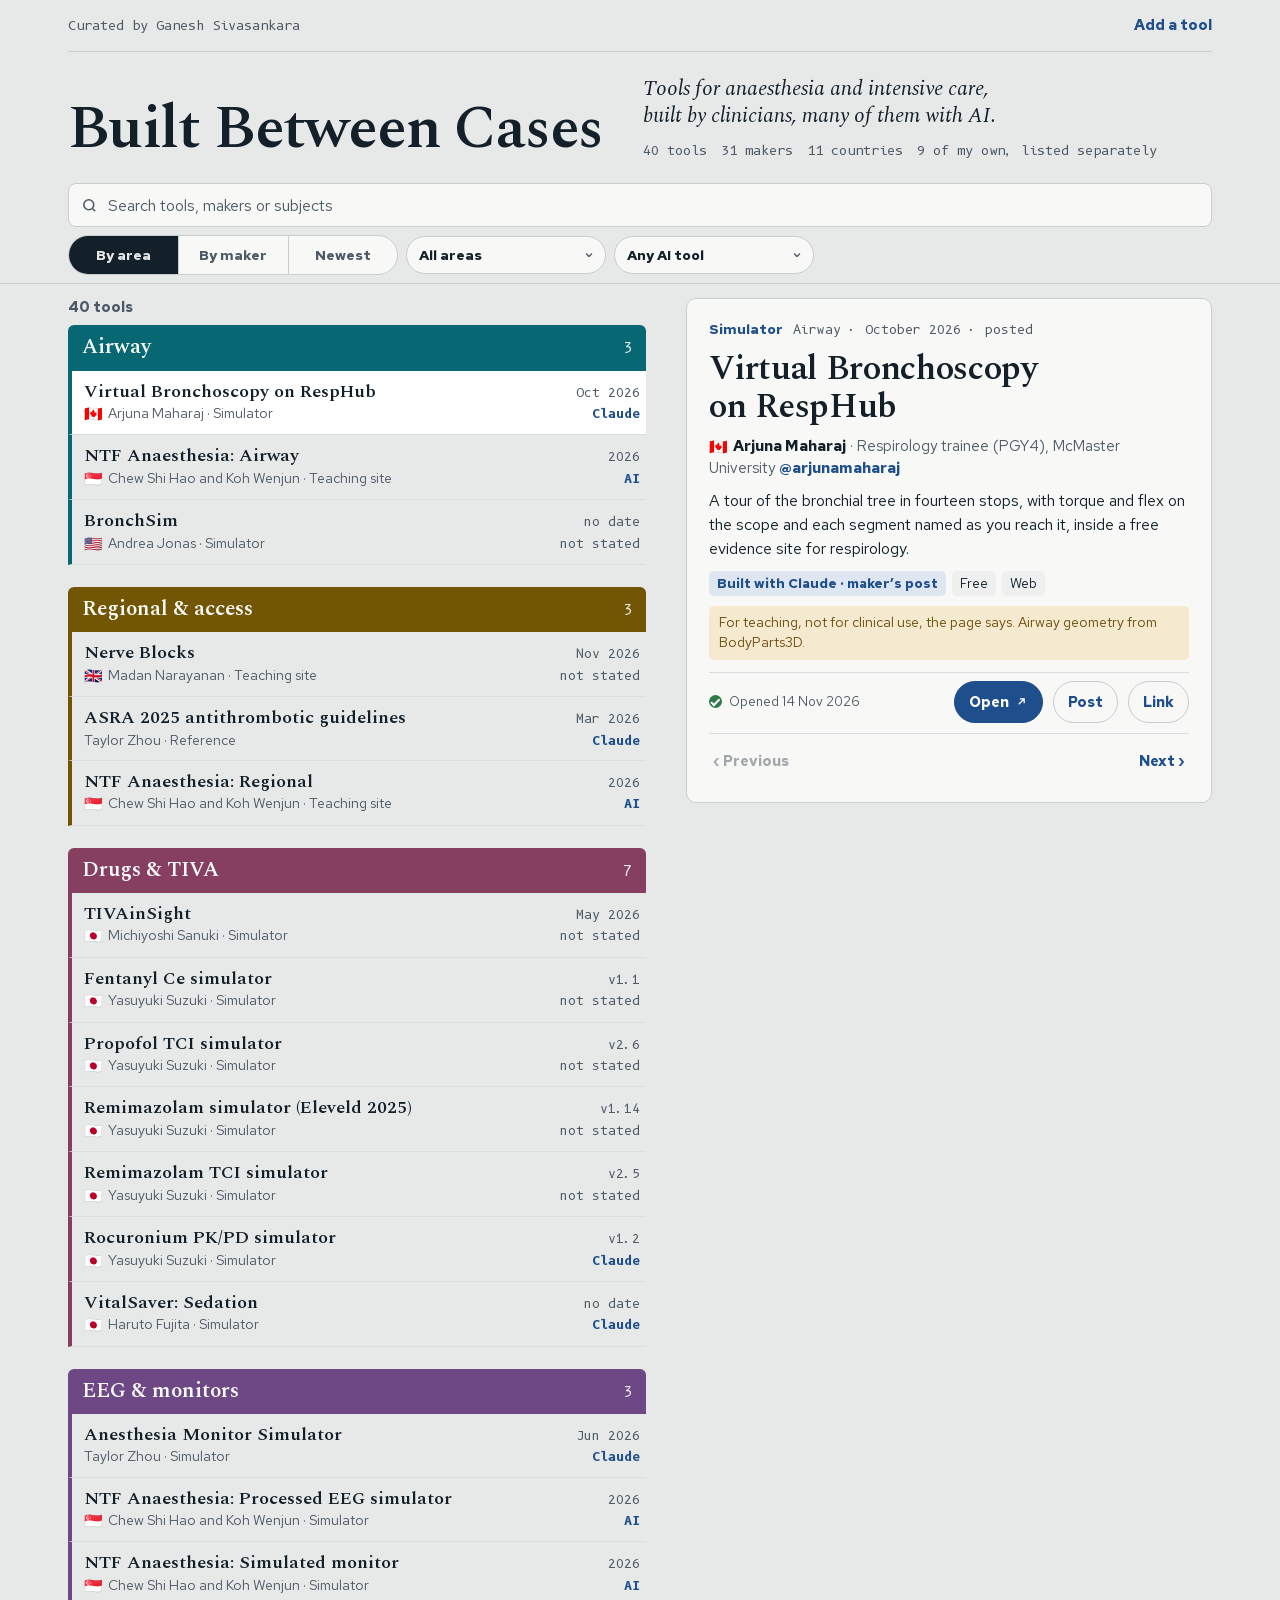
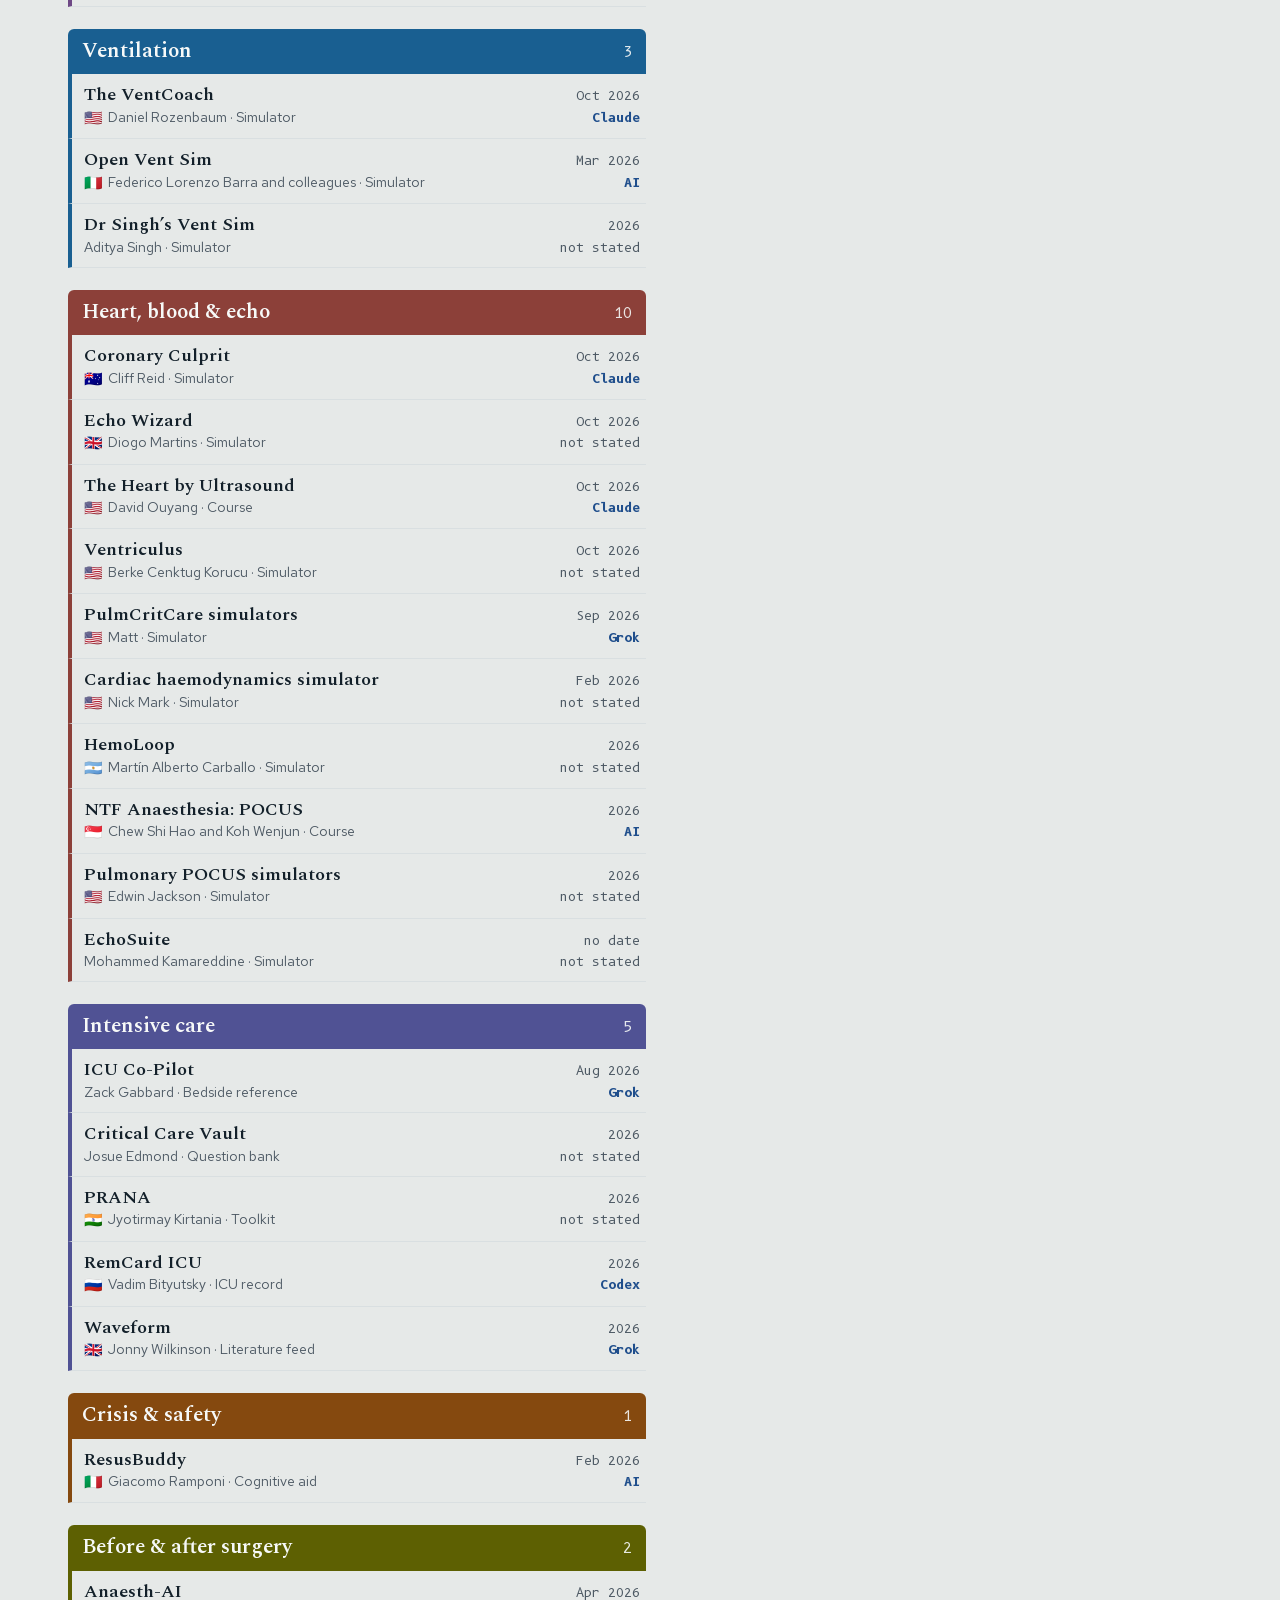
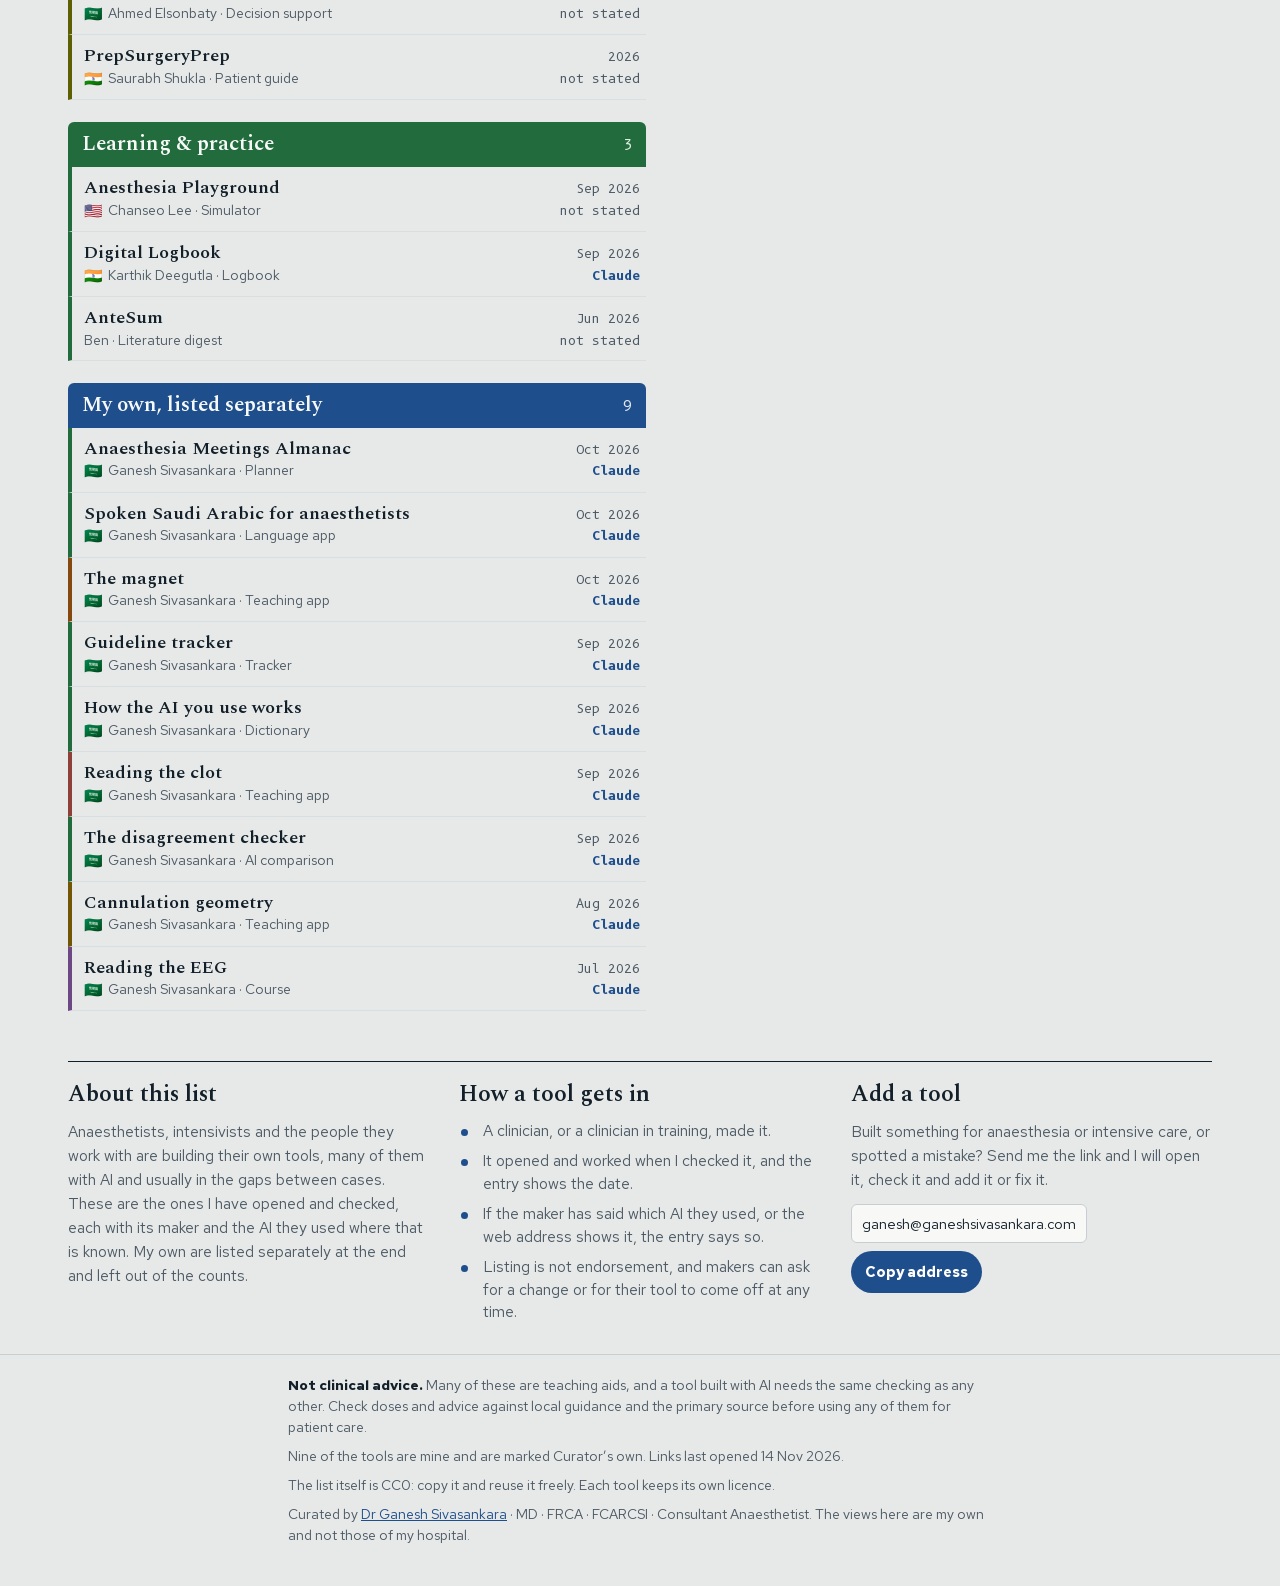
<file: index.html>
<!doctype html>
<html lang="en-GB">
<head>
<meta charset="utf-8">
<meta name="viewport" content="width=device-width,initial-scale=1,viewport-fit=cover">
<title>Built Between Cases · Anaesthesia and ICU tools built by clinicians</title>
<meta name="apple-mobile-web-app-title" content="Built Between Cases">
<meta name="description" content="Tools for anaesthesia and intensive care, built by clinicians, many of them with AI. Each one opened and checked, with its maker named.">
<meta name="author" content="Dr Ganesh Sivasankara">
<link rel="canonical" href="https://ganeshsivasankara.com/built-between-cases/">
<meta name="color-scheme" content="light dark">
<meta name="theme-color" content="#E6E9E8" media="(prefers-color-scheme: light)">
<meta name="theme-color" content="#0F151B" media="(prefers-color-scheme: dark)">
<meta property="og:type" content="website">
<meta property="og:site_name" content="Ganesh Sivasankara">
<meta property="og:title" content="Built Between Cases">
<meta property="og:description" content="Tools for anaesthesia and intensive care, built by clinicians, many of them with AI. Each one opened and checked, with its maker named.">
<meta property="og:url" content="https://ganeshsivasankara.com/built-between-cases/">
<meta property="og:image" content="https://ganeshsivasankara.com/built-between-cases/og-card.png">
<meta property="og:image:width" content="1200">
<meta property="og:image:height" content="630">
<meta property="og:image:alt" content="Built Between Cases: tools for anaesthesia and intensive care built by clinicians, listed by area.">
<meta name="twitter:card" content="summary_large_image">
<meta name="twitter:creator" content="@gianthealer">
<meta name="twitter:title" content="Built Between Cases">
<meta name="twitter:description" content="Tools for anaesthesia and intensive care, built by clinicians, many of them with AI. Each one opened and checked, with its maker named.">
<meta name="twitter:image" content="https://ganeshsivasankara.com/built-between-cases/og-card.png">
<link rel="icon" href="icon.png">
<link rel="apple-touch-icon" href="icon.png">
<link rel="stylesheet" href="fonts/fonts.css">
<script type="application/ld+json">{"@context":"https://schema.org","@type":"CollectionPage","name":"Built Between Cases","url":"https://ganeshsivasankara.com/built-between-cases/","description":"Tools for anaesthesia and intensive care, built by clinicians, many of them with AI. Each one opened and checked, with its maker named.","inLanguage":"en-GB","dateModified":"2026-11-14","license":"https://creativecommons.org/publicdomain/zero/1.0/","author":{"@type":"Person","@id":"https://ganeshsivasankara.com/#person","name":"Ganesh Sivasankara","url":"https://ganeshsivasankara.com/"},"mainEntity":{"@type":"ItemList","numberOfItems":49,"itemListElement":[{"@type":"ListItem","position":1,"item":{"@type":"CreativeWork","name":"ASRA 2025 antithrombotic guidelines","url":"https://asra2025guidelines.bolt.host/","author":{"@type":"Person","name":"Taylor Zhou"}}},{"@type":"ListItem","position":2,"item":{"@type":"CreativeWork","name":"Anesthesia Monitor Simulator","url":"https://y-psi-lilac.vercel.app/monitor","author":{"@type":"Person","name":"Taylor Zhou"}}},{"@type":"ListItem","position":3,"item":{"@type":"CreativeWork","name":"ICU Co-Pilot","url":"https://icu-copilot.grok.me/","author":{"@type":"Person","name":"Zack Gabbard"}}},{"@type":"ListItem","position":4,"item":{"@type":"CreativeWork","name":"PulmCritCare simulators","url":"https://pulmcritcare-simulation.vercel.app/","author":{"@type":"Person","name":"Matt"}}},{"@type":"ListItem","position":5,"item":{"@type":"CreativeWork","name":"ResusBuddy","url":"https://www.resusbuddy.com/","author":{"@type":"Person","name":"Giacomo Ramponi"}}},{"@type":"ListItem","position":6,"item":{"@type":"CreativeWork","name":"Open Vent Sim","url":"https://open-vent-sim-463957736408.europe-west1.run.app","author":{"@type":"Person","name":"Federico Lorenzo Barra and colleagues"}}},{"@type":"ListItem","position":7,"item":{"@type":"CreativeWork","name":"RemCard ICU","url":"https://donkiton.github.io/rem_site/en/demo/","author":{"@type":"Person","name":"Vadim Bityutsky"}}},{"@type":"ListItem","position":8,"item":{"@type":"CreativeWork","name":"Digital Logbook","url":"https://logbook.karthikmd.com","author":{"@type":"Person","name":"Karthik Deegutla"}}},{"@type":"ListItem","position":9,"item":{"@type":"CreativeWork","name":"NTF Anaesthesia: Airway","url":"https://airway.anantf.com","author":{"@type":"Person","name":"Chew Shi Hao and Koh Wenjun"}}},{"@type":"ListItem","position":10,"item":{"@type":"CreativeWork","name":"NTF Anaesthesia: Regional","url":"https://regional.anantf.com","author":{"@type":"Person","name":"Chew Shi Hao and Koh Wenjun"}}},{"@type":"ListItem","position":11,"item":{"@type":"CreativeWork","name":"NTF Anaesthesia: POCUS","url":"https://pocus.anantf.com","author":{"@type":"Person","name":"Chew Shi Hao and Koh Wenjun"}}},{"@type":"ListItem","position":12,"item":{"@type":"CreativeWork","name":"NTF Anaesthesia: Processed EEG simulator","url":"https://eeg.anantf.com/","author":{"@type":"Person","name":"Chew Shi Hao and Koh Wenjun"}}},{"@type":"ListItem","position":13,"item":{"@type":"CreativeWork","name":"NTF Anaesthesia: Simulated monitor","url":"https://sim.anantf.com/","author":{"@type":"Person","name":"Chew Shi Hao and Koh Wenjun"}}},{"@type":"ListItem","position":14,"item":{"@type":"CreativeWork","name":"Waveform","url":"https://icuwaveform.grok.me/","author":{"@type":"Person","name":"Jonny Wilkinson"}}},{"@type":"ListItem","position":15,"item":{"@type":"CreativeWork","name":"Propofol TCI simulator","url":"https://ysuzuki1978.github.io/propofol-tci-simulator/","author":{"@type":"Person","name":"Yasuyuki Suzuki"}}},{"@type":"ListItem","position":16,"item":{"@type":"CreativeWork","name":"Remimazolam TCI simulator","url":"https://remimazolam-tci-simulator.vercel.app","author":{"@type":"Person","name":"Yasuyuki Suzuki"}}},{"@type":"ListItem","position":17,"item":{"@type":"CreativeWork","name":"Remimazolam simulator (Eleveld 2025)","url":"https://ysuzuki1978.github.io/remimazolam-eleveld-simulator/","author":{"@type":"Person","name":"Yasuyuki Suzuki"}}},{"@type":"ListItem","position":18,"item":{"@type":"CreativeWork","name":"Fentanyl Ce simulator","url":"https://ysuzuki1978.github.io/fentanyl-ce-simulator/","author":{"@type":"Person","name":"Yasuyuki Suzuki"}}},{"@type":"ListItem","position":19,"item":{"@type":"CreativeWork","name":"Rocuronium PK/PD simulator","url":"https://ysuzuki1978.github.io/rocuronium-pkpd-simulator/","author":{"@type":"Person","name":"Yasuyuki Suzuki"}}},{"@type":"ListItem","position":20,"item":{"@type":"CreativeWork","name":"Anaesth-AI","url":"https://www.anaesthesia-ai.com","author":{"@type":"Person","name":"Ahmed Elsonbaty"}}},{"@type":"ListItem","position":21,"item":{"@type":"CreativeWork","name":"Anesthesia Playground","url":"https://anesthesia.guide","author":{"@type":"Person","name":"Chanseo Lee"}}},{"@type":"ListItem","position":22,"item":{"@type":"CreativeWork","name":"AnteSum","url":"https://antesum.com","author":{"@type":"Person","name":"Ben"}}},{"@type":"ListItem","position":23,"item":{"@type":"CreativeWork","name":"PRANA","url":"https://github.com/hodanesthtmcvns-stack/jk","author":{"@type":"Person","name":"Jyotirmay Kirtania"}}},{"@type":"ListItem","position":24,"item":{"@type":"CreativeWork","name":"Dr Singh’s Vent Sim","url":"https://dradityaaiims-cloud.github.io/vent-sim/","author":{"@type":"Person","name":"Aditya Singh"}}},{"@type":"ListItem","position":25,"item":{"@type":"CreativeWork","name":"Cardiac haemodynamics simulator","url":"https://nickmmark.github.io/pressure-volume-loops/","author":{"@type":"Person","name":"Nick Mark"}}},{"@type":"ListItem","position":26,"item":{"@type":"CreativeWork","name":"PrepSurgeryPrep","url":"https://prepsurgeryprep.com/","author":{"@type":"Person","name":"Saurabh Shukla"}}},{"@type":"ListItem","position":27,"item":{"@type":"CreativeWork","name":"HemoLoop","url":"https://hemoloop001.netlify.app/","author":{"@type":"Person","name":"Martín Alberto Carballo"}}},{"@type":"ListItem","position":28,"item":{"@type":"CreativeWork","name":"Critical Care Vault","url":"https://criticalcarevault.com/","author":{"@type":"Person","name":"Josue Edmond"}}},{"@type":"ListItem","position":29,"item":{"@type":"CreativeWork","name":"BronchSim","url":"https://bronchsimulator.com","author":{"@type":"Person","name":"Andrea Jonas"}}},{"@type":"ListItem","position":30,"item":{"@type":"CreativeWork","name":"EchoSuite","url":"https://echosuite.app/","author":{"@type":"Person","name":"Mohammed Kamareddine"}}},{"@type":"ListItem","position":31,"item":{"@type":"CreativeWork","name":"VitalSaver: Sedation","url":"https://vitalsaver.fjanesth.com/world/sedation","author":{"@type":"Person","name":"Haruto Fujita"}}},{"@type":"ListItem","position":32,"item":{"@type":"CreativeWork","name":"Ventriculus","url":"https://ventriculus.org/","author":{"@type":"Person","name":"Berke Cenktug Korucu"}}},{"@type":"ListItem","position":33,"item":{"@type":"CreativeWork","name":"Virtual Bronchoscopy on RespHub","url":"https://resphub.com/virtual-bronchoscopy/","author":{"@type":"Person","name":"Arjuna Maharaj"}}},{"@type":"ListItem","position":34,"item":{"@type":"CreativeWork","name":"The Heart by Ultrasound","url":"https://intro2echo.com/","author":{"@type":"Person","name":"David Ouyang"}}},{"@type":"ListItem","position":35,"item":{"@type":"CreativeWork","name":"The VentCoach","url":"https://simulator.themvedproject.com/","author":{"@type":"Person","name":"Daniel Rozenbaum"}}},{"@type":"ListItem","position":36,"item":{"@type":"CreativeWork","name":"TIVAinSight","url":"https://msanuki.com/TIVAinSight/","author":{"@type":"Person","name":"Michiyoshi Sanuki"}}},{"@type":"ListItem","position":37,"item":{"@type":"CreativeWork","name":"Pulmonary POCUS simulators","url":"https://www.pulmonarypocus.com/simulators","author":{"@type":"Person","name":"Edwin Jackson"}}},{"@type":"ListItem","position":38,"item":{"@type":"CreativeWork","name":"Echo Wizard","url":"https://echo-wizard.com/","author":{"@type":"Person","name":"Diogo Martins"}}},{"@type":"ListItem","position":39,"item":{"@type":"CreativeWork","name":"Nerve Blocks","url":"https://nerveblock.co.uk/","author":{"@type":"Person","name":"Madan Narayanan"}}},{"@type":"ListItem","position":40,"item":{"@type":"CreativeWork","name":"Coronary Culprit","url":"https://www.cliffreid.com/culprit/","author":{"@type":"Person","name":"Cliff Reid"}}},{"@type":"ListItem","position":41,"item":{"@type":"CreativeWork","name":"Reading the EEG","url":"https://ganeshsivasankara.com/reading-the-eeg/","author":{"@type":"Person","name":"Ganesh Sivasankara"}}},{"@type":"ListItem","position":42,"item":{"@type":"CreativeWork","name":"Reading the clot","url":"https://ganeshsivasankara.com/reading-the-clot/","author":{"@type":"Person","name":"Ganesh Sivasankara"}}},{"@type":"ListItem","position":43,"item":{"@type":"CreativeWork","name":"Cannulation geometry","url":"https://ganeshsivasankara.com/cannulation-geometry/","author":{"@type":"Person","name":"Ganesh Sivasankara"}}},{"@type":"ListItem","position":44,"item":{"@type":"CreativeWork","name":"The magnet","url":"https://ganeshsivasankara.com/the-magnet/","author":{"@type":"Person","name":"Ganesh Sivasankara"}}},{"@type":"ListItem","position":45,"item":{"@type":"CreativeWork","name":"How the AI you use works","url":"https://ganeshsivasankara.com/how-the-ai-works/","author":{"@type":"Person","name":"Ganesh Sivasankara"}}},{"@type":"ListItem","position":46,"item":{"@type":"CreativeWork","name":"Spoken Saudi Arabic for anaesthetists","url":"https://ganeshsivasankara.com/spoken-saudi-arabic/","author":{"@type":"Person","name":"Ganesh Sivasankara"}}},{"@type":"ListItem","position":47,"item":{"@type":"CreativeWork","name":"The disagreement checker","url":"https://ganeshsivasankara.com/bp-targets/","author":{"@type":"Person","name":"Ganesh Sivasankara"}}},{"@type":"ListItem","position":48,"item":{"@type":"CreativeWork","name":"Guideline tracker","url":"https://ganeshsivasankara.com/guideline-tracker/","author":{"@type":"Person","name":"Ganesh Sivasankara"}}},{"@type":"ListItem","position":49,"item":{"@type":"CreativeWork","name":"Anaesthesia Meetings Almanac","url":"https://ganeshsivasankara.com/anaesthesia-meetings/","author":{"@type":"Person","name":"Ganesh Sivasankara"}}}]}}</script>
<style>
/* Built Between Cases as an index: one line per tool, grouped by area, maker or month; a tap opens the full entry.
   Phone: the index fills the screen, the entry rises as a sheet. Wide: index on the left, the open entry on the right. */
:root{
  --page:#E6E9E8; --paper:#F8F9F7; --paper-2:#EDF0EF; --ink:#13202A; --ink-2:#4D5964; --rule:#C6CED1; --rule-2:#D9DFE1;
  --accent:#1F4E8C; --on-accent:#FFFFFF; --accent-soft:#DEE6F2; --sel:#FFFFFF;
  --signal:#F5EAD0; --signal-ink:#6E4E0E; --ok:#2C7A4B; --scrim:rgba(19,32,42,.42); --shadow:0 -10px 40px rgba(19,32,42,.22);
  /* one colour per area: --c is the section header, --e the edge on each row */
  --on-band:#F7F9F8; --band-n:#22303C; --band-link:#B9D2F5;
  --c-airway:#076772;--e-airway:#076772; --c-regional:#735603;--e-regional:#735603; --c-drugs:#863F61;--e-drugs:#863F61; --c-eeg:#6E4885;--e-eeg:#6E4885; --c-vent:#195F91;--e-vent:#195F91;
  --c-heart:#8C4039;--e-heart:#8C4039; --c-icu:#505294;--e-icu:#505294; --c-safety:#85490F;--e-safety:#85490F; --c-periop:#5D6002;--e-periop:#5D6002; --c-learning:#216B3C;--e-learning:#216B3C;
  --display:"Spectral",Georgia,"Times New Roman",serif;
  --ui:"Red Hat Text",system-ui,-apple-system,"Segoe UI",Roboto,Arial,sans-serif;
  --mono:"B612 Mono",ui-monospace,"SF Mono",Menlo,Consolas,monospace;
}
@media (prefers-color-scheme: dark){
  :root:not([data-theme="light"]){
    --page:#0F151B; --paper:#17202A; --paper-2:#1F2A36; --ink:#E5EBEF; --ink-2:#A8B5C0; --rule:#2C3A47; --rule-2:#24313D;
    --accent:#8EB4EB; --on-accent:#0E1A2B; --accent-soft:#1C2F4A; --sel:#1C2732;
    --signal:#3A2E14; --signal-ink:#F0D69E; --ok:#5EC08A; --scrim:rgba(0,0,0,.6); --shadow:0 -10px 40px rgba(0,0,0,.6); color-scheme:dark;
    --on-band:#F1F4F2; --band-n:#33465A; --band-link:#B9D2F5;
    --c-airway:#035B65;--e-airway:#40BECF; --c-regional:#664B02;--e-regional:#CBA553; --c-drugs:#763755;--e-drugs:#E08DB2; --c-eeg:#613F75;--e-eeg:#C296DD; --c-vent:#175480;--e-vent:#6CB2EC;
    --c-heart:#7C3832;--e-heart:#E88F85; --c-icu:#464883;--e-icu:#9DA3EF; --c-safety:#75400E;--e-safety:#DF9962; --c-periop:#515400;--e-periop:#ACB25C; --c-learning:#1D5E35;--e-learning:#73BF88;
  }
}
:root[data-theme="dark"]{
  --page:#0F151B; --paper:#17202A; --paper-2:#1F2A36; --ink:#E5EBEF; --ink-2:#A8B5C0; --rule:#2C3A47; --rule-2:#24313D;
  --accent:#8EB4EB; --on-accent:#0E1A2B; --accent-soft:#1C2F4A; --sel:#1C2732;
  --signal:#3A2E14; --signal-ink:#F0D69E; --ok:#5EC08A; --scrim:rgba(0,0,0,.6); --shadow:0 -10px 40px rgba(0,0,0,.6); color-scheme:dark;
  --on-band:#F1F4F2; --band-n:#33465A; --band-link:#B9D2F5;
  --c-airway:#035B65;--e-airway:#40BECF; --c-regional:#664B02;--e-regional:#CBA553; --c-drugs:#763755;--e-drugs:#E08DB2; --c-eeg:#613F75;--e-eeg:#C296DD; --c-vent:#175480;--e-vent:#6CB2EC;
  --c-heart:#7C3832;--e-heart:#E88F85; --c-icu:#464883;--e-icu:#9DA3EF; --c-safety:#75400E;--e-safety:#DF9962; --c-periop:#515400;--e-periop:#ACB25C; --c-learning:#1D5E35;--e-learning:#73BF88;
}
*{box-sizing:border-box}
[hidden]{display:none!important}
html{background:var(--page)}
body{margin:0;background:var(--page);color:var(--ink);font-family:var(--ui);font-size:16px;line-height:1.45;-webkit-font-smoothing:antialiased}
body::before{content:"";position:fixed;inset:0 0 auto;height:env(safe-area-inset-top,0px);z-index:10;background:var(--page)}
body.locked{overflow:hidden}
a{color:var(--accent)}
button{font:inherit;color:inherit;background:none;border:0;padding:0;cursor:pointer;text-align:left}
a:focus-visible,button:focus-visible,input:focus-visible,select:focus-visible{outline:2px solid var(--accent);outline-offset:2px}
h1,h2,h3{margin:0;font-weight:600;text-wrap:balance}
p{margin:0}
.wrap{max-width:1180px;margin:0 auto;padding-left:max(18px,env(safe-area-inset-left,0px));padding-right:max(18px,env(safe-area-inset-right,0px))}

/* masthead */
.top{display:flex;align-items:center;justify-content:space-between;gap:12px;min-height:52px;border-bottom:1px solid var(--rule)}
.top .mark{font-family:var(--mono);font-size:13px;color:var(--ink-2)}
.top a{font-weight:700;font-size:15px;text-decoration:none;min-height:44px;display:inline-flex;align-items:center}
.mast{padding-block:18px 6px}
.mast h1{font-family:var(--display);font-weight:600;font-size:clamp(38px,11vw,46px);line-height:1;letter-spacing:-.02em}
.mast .sub{font-family:var(--display);font-style:italic;font-size:19px;line-height:1.3;margin-top:8px;max-width:34ch}
.mast .stats{margin-top:10px;font-family:var(--mono);font-size:13px;color:var(--ink-2);display:flex;flex-wrap:wrap;gap:2px 14px}

/* controls */
.controls{position:sticky;top:env(safe-area-inset-top,0px);z-index:5;background:var(--page);padding-block:10px 8px;border-bottom:1px solid var(--rule)}
.search{display:flex;align-items:center;gap:10px;background:var(--paper);border:1px solid var(--rule);border-radius:8px;padding:0 12px;min-height:44px}
.search svg{width:17px;height:17px;fill:none;stroke:var(--ink-2);stroke-width:2.2;flex:none}
.search input{flex:1;min-width:0;border:0;background:transparent;font:inherit;font-size:16px;color:var(--ink);padding:9px 0;outline:none}
.search input::placeholder{color:var(--ink-2)}
.search .clear{width:36px;height:36px;border-radius:50%;color:var(--ink-2);font-size:22px;line-height:1;display:grid;place-items:center;margin-right:-6px}
.ctl-row{display:flex;gap:8px;margin-top:8px;align-items:center;flex-wrap:wrap}
.tabs{display:grid;grid-template-columns:repeat(3,minmax(0,1fr));border:1px solid var(--rule);border-radius:999px;overflow:hidden;background:var(--paper);flex:1 1 100%}
.tabs button{min-height:38px;padding:0 6px;font-size:14px;font-weight:700;color:var(--ink-2);text-align:center;white-space:nowrap}
.tabs button+button{border-left:1px solid var(--rule)}
.tabs button[aria-selected="true"]{background:var(--ink);color:var(--page)}
.sel{appearance:none;-webkit-appearance:none;flex:1 1 0;min-width:0;border:1px solid var(--rule);border-radius:999px;padding:7px 28px 7px 12px;font:inherit;font-size:14px;font-weight:700;min-height:38px;color:var(--ink);background:var(--paper) no-repeat right 10px center;
  background-image:url("data:image/svg+xml,%3Csvg xmlns='http://www.w3.org/2000/svg' width='12' height='12' viewBox='0 0 24 24' fill='none' stroke='%234D5964' stroke-width='2.5'%3E%3Cpath d='M6 9l6 6 6-6'/%3E%3C/svg%3E")}
.sel.set{border-color:var(--accent);color:var(--accent)}

/* index */
.layout{display:block}
.idx{padding-bottom:20px}
.count{font-size:14.5px;font-weight:700;color:var(--ink-2);margin:12px 0 2px}
.grp{display:flex;align-items:baseline;justify-content:space-between;gap:10px;margin:22px 0 0;padding:10px 14px 11px;border-radius:6px 6px 0 0;background:var(--ac,var(--band-n));color:var(--on-band)}
#list > .grp:first-child{margin-top:8px}
.grp h2{font-family:var(--display);font-weight:600;font-size:21px;line-height:1.15;color:var(--on-band)}
.grp .n{font-family:var(--mono);font-size:14px;color:var(--on-band);opacity:.9}
.who{display:block;font-size:14px;line-height:1.35;color:var(--on-band);opacity:.88;margin-top:2px}
.who a{font-weight:700;text-decoration:none;color:var(--band-link)}
.grp.mk{display:block}
.grp.mk .line{display:flex;align-items:baseline;justify-content:space-between;gap:10px}
.row{display:grid;grid-template-columns:minmax(0,1fr) auto;gap:2px 12px;width:100%;padding:10px 6px 10px 12px;border-bottom:1px solid var(--rule-2);border-left:4px solid var(--ae,var(--rule));min-height:56px;align-items:baseline}
.row:hover .r-name{text-decoration:underline;text-underline-offset:3px;text-decoration-thickness:1px}
.row[aria-current="true"]{background:var(--sel)}
.r-name{font-family:var(--display);font-weight:600;font-size:18px;line-height:1.2;color:var(--ink)}
.r-date{font-family:var(--mono);font-size:12.5px;color:var(--ink-2);white-space:nowrap;text-align:right}
.r-meta{font-size:14px;line-height:1.35;color:var(--ink-2);min-width:0}
.r-ai{font-family:var(--mono);font-size:12.5px;color:var(--accent);white-space:nowrap;text-align:right;font-weight:700}
.r-ai.none{color:var(--ink-2);font-weight:400}
.flag{font-family:"Apple Color Emoji","Segoe UI Emoji","Noto Color Emoji",sans-serif;font-style:normal;font-size:15px;margin-right:5px;vertical-align:-1px}
.empty{padding:30px 0;color:var(--ink-2)}
.empty h3{font-family:var(--display);font-size:24px;color:var(--ink);margin-bottom:6px}

/* entry (shared by the sheet and the side panel) */
.entry{display:grid;gap:10px}
.e-kicker{display:flex;flex-wrap:wrap;gap:4px 10px;align-items:baseline}
.e-kind{font-size:14px;font-weight:700;color:var(--accent)}
.e-when{font-family:var(--mono);font-size:12.5px;color:var(--ink-2)}
.e-name{font-family:var(--display);font-weight:600;font-size:28px;line-height:1.12;letter-spacing:-.01em}
.e-maker{font-size:15px;line-height:1.4;color:var(--ink-2)}
.e-maker b{color:var(--ink)}
.e-maker a{font-weight:700;text-decoration:none;white-space:nowrap}
.e-sum{font-size:16px;line-height:1.5}
.chips{display:flex;flex-wrap:wrap;gap:6px}
.chip{font-size:13.5px;line-height:1.3;padding:4px 8px;border-radius:5px;background:var(--paper-2);color:var(--ink)}
.chip.ai{background:var(--accent-soft);color:var(--accent);font-weight:700}
.chip.none{color:var(--ink-2)}
.chip.lic{font-family:var(--mono);font-size:12px}
.note{background:var(--signal);color:var(--signal-ink);border-radius:5px;padding:7px 10px;font-size:14px;line-height:1.4}
.trust{display:flex;flex-wrap:wrap;align-items:center;gap:6px 10px;border-top:1px solid var(--rule-2);padding-top:8px;margin-top:2px}
.trust .t{display:inline-flex;align-items:center;gap:7px;font-size:13.5px;color:var(--ink-2);min-height:40px;margin-right:auto}
.ok{width:13px;height:13px;border-radius:50%;background:var(--ok);flex:none;position:relative}
.ok::after{content:"";position:absolute;left:4px;top:1.8px;width:3px;height:6.5px;border:solid #fff;border-width:0 2px 2px 0;transform:rotate(45deg)}
.own{background:var(--accent-soft);color:var(--accent);font-weight:700;border-radius:999px;padding:3px 9px;font-size:13px}
.btn{display:inline-flex;align-items:center;gap:6px;min-height:42px;padding:0 14px;border-radius:999px;font-weight:700;font-size:14.5px;text-decoration:none;color:var(--accent);white-space:nowrap;border:1px solid var(--rule)}
.btn.go{background:var(--accent);border-color:var(--accent);color:var(--on-accent)}
.btn svg{width:13px;height:13px;fill:none;stroke:currentColor;stroke-width:2.4;flex:none}
.e-nav{display:flex;justify-content:space-between;gap:10px;border-top:1px solid var(--rule-2);padding-top:6px}
.e-nav button{min-height:42px;font-weight:700;font-size:14.5px;color:var(--accent);padding:0 4px}
.e-nav button[disabled]{color:var(--ink-2);opacity:.5;cursor:default}

/* phone sheet */
.scrim{position:fixed;inset:0;background:var(--scrim);z-index:30}
.sheet{position:fixed;left:0;right:0;bottom:0;z-index:31;max-height:88%;overflow-y:auto;-webkit-overflow-scrolling:touch;background:var(--paper);border-radius:14px 14px 0 0;box-shadow:var(--shadow);
  padding:8px max(18px,env(safe-area-inset-right,0px)) calc(18px + env(safe-area-inset-bottom,0px)) max(18px,env(safe-area-inset-left,0px));animation:rise .22s ease-out}
@keyframes rise{from{transform:translateY(30px);opacity:.4}to{transform:none;opacity:1}}
.sheet-bar{display:flex;justify-content:space-between;align-items:center;position:sticky;top:-8px;background:var(--paper);padding-top:4px;z-index:1}
.grab{width:42px;height:5px;border-radius:3px;background:var(--rule);margin:0 auto}
.close{min-height:44px;min-width:44px;font-weight:700;font-size:15px;color:var(--accent);text-align:right}
.side{display:none}

/* about */
.about{margin-top:30px;border-top:1.5px solid var(--ink);padding-top:16px;display:grid;gap:22px}
.about h2{font-family:var(--display);font-weight:600;font-size:23px;margin-bottom:8px}
.about p{font-size:15.5px;line-height:1.55;color:var(--ink-2);max-width:62ch}
.rules{margin:0;padding:0;list-style:none;display:grid;gap:8px}
.rules li{display:grid;grid-template-columns:16px minmax(0,1fr);gap:8px;font-size:15.5px;line-height:1.45;color:var(--ink-2)}
.rules li::before{content:"";width:7px;height:7px;border-radius:50%;background:var(--accent);margin-top:9px;margin-left:2px}
.mail{display:flex;flex-wrap:wrap;align-items:center;gap:8px 10px;margin-top:12px}
.mail code{font-family:var(--ui);font-size:14.5px;background:var(--paper);border:1px solid var(--rule);border-radius:6px;padding:8px 10px;user-select:all;-webkit-user-select:all;overflow-wrap:anywhere}
.copy{min-height:42px;padding:0 14px;border-radius:999px;background:var(--accent);color:var(--on-accent);font-weight:700;font-size:14.5px}
footer{margin-top:30px;border-top:1px solid var(--rule)}
.foot{padding-block:20px 40px;color:var(--ink-2);font-size:14px;line-height:1.5;display:grid;gap:8px;max-width:74ch}
.foot strong{color:var(--ink)}
.toast{position:fixed;left:50%;bottom:calc(18px + env(safe-area-inset-bottom,0px));transform:translateX(-50%);background:var(--ink);color:var(--page);padding:10px 16px;border-radius:999px;font-weight:700;font-size:14px;z-index:40;white-space:nowrap}

@media (min-width:600px){
  .tabs{flex:0 1 330px}
  .sel{flex:0 1 200px}
}
@media (min-width:900px){
  .mast{padding-block:24px 14px;display:grid;grid-template-columns:auto minmax(0,1fr);gap:4px 40px;align-items:end}
  .mast h1{font-size:60px;grid-row:1/3}
  .mast .sub{font-size:21px;margin-top:0}
  .mast .stats{margin-top:6px}
  .layout{display:grid;grid-template-columns:minmax(0,1.1fr) minmax(0,1fr);gap:0 40px;align-items:start}
  .side{display:block;position:sticky;top:calc(env(safe-area-inset-top,0px) + var(--ctl-h,120px) + 14px);max-height:calc(100vh - var(--ctl-h,120px) - 28px);overflow-y:auto;margin-top:14px;background:var(--paper);border:1px solid var(--rule);border-radius:10px;padding:20px 22px}
  .e-name{font-size:34px}
  .scrim,.sheet{display:none!important}
  .about{grid-template-columns:repeat(3,minmax(0,1fr));gap:30px}
}
@media (prefers-reduced-motion: reduce){*{transition:none!important;animation:none!important}}
</style>
</head>
<body>
<div class="wrap">
  <div class="top"><span class="mark">Curated by Ganesh Sivasankara</span><a href="#add">Add a tool</a></div>
  <header class="mast" id="top">
    <h1>Built Between Cases</h1>
    <p class="sub">Tools for anaesthesia and intensive care, built by clinicians, many of them with AI.</p>
    <p class="stats" id="stats"></p>
  </header>
</div>

<div class="controls" id="controls">
  <div class="wrap">
    <label class="search" for="q"><svg viewBox="0 0 24 24" aria-hidden="true"><circle cx="11" cy="11" r="7"/><path d="M20 20l-3.5-3.5"/></svg><input id="q" type="search" placeholder="Search tools, makers or subjects" autocomplete="off" enterkeyhint="search" aria-label="Search tools, makers or subjects"><button class="clear" id="clearQ" type="button" aria-label="Clear search" hidden>×</button></label>
    <div class="ctl-row">
      <div class="tabs" role="tablist" aria-label="Arrange the list">
        <button type="button" role="tab" id="t-area" aria-selected="true">By area</button><button type="button" role="tab" id="t-maker" aria-selected="false">By maker</button><button type="button" role="tab" id="t-new" aria-selected="false">Newest</button>
      </div>
      <select class="sel" id="area" aria-label="Area"></select>
      <select class="sel" id="built" aria-label="Built with"></select>
    </div>
  </div>
</div>

<main class="wrap layout">
  <section class="idx" aria-label="Tools"><p class="count" id="count" aria-live="polite"></p><div id="list"></div></section>
  <aside class="side" id="side" aria-label="Selected tool"></aside>
</main>

<section class="wrap">
  <div class="about" id="add">
    <div>
      <h2>About this list</h2>
      <p>Anaesthetists, intensivists and the people they work with are building their own tools, many of them with AI and usually in the gaps between cases. These are the ones I have opened and checked, each with its maker and the AI they used where that is known. My own are listed separately at the end and left out of the counts.</p>
    </div>
    <div>
      <h2>How a tool gets in</h2>
      <ul class="rules">
        <li>A clinician, or a clinician in training, made it.</li>
        <li>It opened and worked when I checked it, and the entry shows the date.</li>
        <li>If the maker has said which AI they used, or the web address shows it, the entry says so.</li>
        <li>Listing is not endorsement, and makers can ask for a change or for their tool to come off at any time.</li>
      </ul>
    </div>
    <div>
      <h2>Add a tool</h2>
      <p>Built something for anaesthesia or intensive care, or spotted a mistake? Send me the link and I will open it, check it and add it or fix it.</p>
      <div class="mail"><code id="addr">ganesh@ganeshsivasankara.com</code><button class="copy" id="copy" type="button">Copy address</button></div>
    </div>
  </div>
</section>

<footer>
  <div class="wrap foot">
    <p><strong>Not clinical advice.</strong> Many of these are teaching aids, and a tool built with AI needs the same checking as any other. Check doses and advice against local guidance and the primary source before using any of them for patient care.</p>
    <p>Nine of the tools are mine and are marked Curator’s own. <span id="checkedLine"></span></p>
    <p>The list itself is CC0: copy it and reuse it freely. Each tool keeps its own licence.</p>
    <p>Curated by <a href="https://ganeshsivasankara.com" target="_blank" rel="noopener">Dr Ganesh Sivasankara</a> · MD · FRCA · FCARCSI · Consultant Anaesthetist. The views here are my own and not those of my hospital.</p>
  </div>
</footer>

<div class="scrim" id="scrim" hidden></div>
<div class="sheet" id="sheet" role="dialog" aria-modal="true" aria-label="Tool" hidden></div>

<script id="hub-data" type="application/json">{"checked":"2026-11-14","tools":[
{"id":"asra-2025","name":"ASRA 2025 antithrombotic guidelines","kind":"Reference","url":"https://asra2025guidelines.bolt.host/","maker":"Taylor Zhou","role":"Anaesthetist","cc":null,"x":"canibagthat","areas":["regional","periop"],"sum":"The 2025 ASRA guidance on regional anaesthesia and antithrombotic drugs, searchable on a phone and saved to the home screen.","built":"Claude","how":"post","proof":"https://x.com/canibagthat/status/2028616095142154499","when":"2026-03","cap":"posted","note":"Unofficial. Check against the published guideline.","plat":"Web"},
{"id":"monitor-sim","name":"Anesthesia Monitor Simulator","kind":"Simulator","url":"https://y-psi-lilac.vercel.app/monitor","maker":"Taylor Zhou","role":"Anaesthetist","cc":null,"x":"canibagthat","areas":["eeg"],"sum":"Two screens for simulation teaching: an instructor page on one device drives a patient monitor, with sound, on another.","built":"Claude","how":"post","proof":"https://x.com/canibagthat/status/2074330028532265433","when":"2026-06","cap":"posted","note":"A work in progress, as the maker says. The instructor page is at /instructor.","plat":"Web"},
{"id":"icu-copilot","name":"ICU Co-Pilot","kind":"Bedside reference","url":"https://icu-copilot.grok.me/","maker":"Zack Gabbard","role":"ICU nurse practitioner","cc":null,"x":"zac70182","areas":["icu","safety"],"sum":"A night-shift ICU reference with STAT pathways for arrest and ROSC, hyperkalaemia, intubation and ICP crises, weight-based doses, ICU calculators and a Grok chat.","built":"Grok Build","how":"post","proof":"https://x.com/zac70182/status/2090161021792944318","when":"2026-08","cap":"posted","note":"Educational. The AI chat may ask you to sign in.","plat":"Web"},
{"id":"pulmcritcare-sims","name":"PulmCritCare simulators","kind":"Simulator","url":"https://pulmcritcare-simulation.vercel.app/","maker":"Matt","role":"Pulmonologist and intensivist, Indiana","cc":"US","x":"respirdoc","areas":["heart","icu","vent"],"sum":"Bedside trainers for ECMO (VV, VA and hybrid), Impella, right heart catheterisation and the ventilator, with physiology that keeps moving and a structured debrief.","built":"Grok Build","how":"post","proof":"https://x.com/respirdoc/status/2096605845450616909","when":"2026-09","cap":"posted","note":"Grok Build is named in a reply the maker posted ten minutes after the launch post, not in the post itself.","plat":"Web"},
{"id":"resusbuddy","name":"ResusBuddy","kind":"Cognitive aid","url":"https://www.resusbuddy.com/","maker":"Giacomo Ramponi","role":"Emergency physician, Milan","cc":"IT","x":null,"areas":["safety"],"sum":"A code runner for adult and paediatric arrests on the 2025 AHA ACLS and PALS algorithms, with timers, drug doses, the Hs and Ts and a session log. Data stays on the device.","built":"AI (tool not named)","how":"post","proof":"https://www.reddit.com/r/hospitalist/comments/1r4i96v/i_vibecoded_resusbuddy_a_completely_free_and/","when":"2026-02","cap":"posted","note":"For training and simulation.","plat":"Web · iOS · Android","free":true},
{"id":"open-vent-sim","name":"Open Vent Sim","kind":"Simulator","url":"https://open-vent-sim-463957736408.europe-west1.run.app","code":"https://github.com/fedebarra/open-vent-sim","maker":"Federico Lorenzo Barra and colleagues","role":"Anaesthesia and intensive care, Università del Piemonte Orientale, Novara","cc":"IT","x":null,"areas":["vent"],"sum":"Anaesthesia machine, ICU ventilator and high-flow simulator with modelled pressure, flow and volume waveforms, and presets for COPD, ARDS and obesity.","built":"AI (tool not named)","how":"post","proof":"https://www.linkedin.com/posts/federicolorenzobarra_simulationbootcamp-lyon-healthcaresimulation-ugcPost-7439373321663840256-NmPq/","when":"2026-03","cap":"posted","note":"The maker’s post describes the ventilator simulator as vibe-coded through conversational AI, and the code was generated from Google AI Studio’s template. The README says MIT, but the repository has no licence file.","plat":"Web"},
{"id":"remcard","name":"RemCard ICU","kind":"ICU record","url":"https://donkiton.github.io/rem_site/en/demo/","code":"https://github.com/Donkiton/rem_card","maker":"Vadim Bityutsky","role":"Anaesthetist and intensivist","cc":"RU","x":"donkiton24","areas":["icu"],"sum":"An ICU and theatre chart for Windows with orders, observations, infusions, ventilation and fluid balance in one shared record, and roles for doctors, nurses and theatre. The link opens a browser demo.","built":"OpenAI Codex","how":"post","proof":"https://x.com/donkiton24/status/2100390407150404034","when":"2026","cap":null,"note":"Russian first, with English, German, Chinese and Japanese pages. The maker calls it experimental and not a medical device.","plat":"Windows · web demo"},
{"id":"digital-logbook","name":"Digital Logbook","kind":"Logbook","url":"https://logbook.karthikmd.com","maker":"Karthik Deegutla","role":"Anaesthetist","cc":"IN","x":"KDeegutla","areas":["learning"],"sum":"A case logbook that keeps your data on your device, with optional Google Drive sync and set-ups for anaesthesia, its subspecialties and critical care.","built":"Claude","how":"post","proof":"https://x.com/KDeegutla/status/2103051168343826517","when":"2026-09","cap":"posted","note":null,"plat":"Web"},
{"id":"ntf-airway","name":"NTF Anaesthesia: Airway","kind":"Teaching site","url":"https://airway.anantf.com","maker":"Chew Shi Hao and Koh Wenjun","role":"Anaesthetists, Ng Teng Fong General Hospital","cc":"SG","x":null,"areas":["airway"],"sum":"Airway teaching with 3D airway models, airway blocks for awake intubation and the 3D-printable trainers from the NAPS 2026 programme.","built":"AI tools","how":"site","proof":"https://anantf.com","when":"2026","cap":null,"note":null,"plat":"Web"},
{"id":"ntf-regional","name":"NTF Anaesthesia: Regional","kind":"Teaching site","url":"https://regional.anantf.com","maker":"Chew Shi Hao and Koh Wenjun","role":"Anaesthetists, Ng Teng Fong General Hospital","cc":"SG","x":null,"areas":["regional"],"sum":"Regional anaesthesia by body region, covering anatomy, ultrasound and needle technique, with block animations and 3D plexus explorers.","built":"AI tools","how":"site","proof":"https://anantf.com","when":"2026","cap":null,"note":null,"plat":"Web"},
{"id":"ntf-pocus","name":"NTF Anaesthesia: POCUS","kind":"Course","url":"https://pocus.anantf.com","maker":"Chew Shi Hao and Koh Wenjun","role":"Anaesthetists, Ng Teng Fong General Hospital","cc":"SG","x":null,"areas":["heart"],"sum":"A point-of-care ultrasound course for anaesthesia trainees, from physics through cardiac, lung, shock and vascular scanning to worked cases.","built":"AI tools","how":"site","proof":"https://anantf.com","when":"2026","cap":null,"note":null,"plat":"Web"},
{"id":"ntf-eeg","name":"NTF Anaesthesia: Processed EEG simulator","kind":"Simulator","url":"https://eeg.anantf.com/","maker":"Chew Shi Hao and Koh Wenjun","role":"Anaesthetists, Ng Teng Fong General Hospital","cc":"SG","x":null,"areas":["eeg","drugs"],"sum":"How a frontal EEG becomes the BIS number and the density spectral array under propofol, sevoflurane, ketamine and dexmedetomidine, on monitors styled on BIS, SedLine and IntelliVue.","built":"AI tools","how":"site","proof":"https://anantf.com","when":"2026","cap":null,"note":"Synthetic EEG, for teaching only.","plat":"Web"},
{"id":"ntf-sim","name":"NTF Anaesthesia: Simulated monitor","kind":"Simulator","url":"https://sim.anantf.com/","maker":"Chew Shi Hao and Koh Wenjun","role":"Anaesthetists, Ng Teng Fong General Hospital","cc":"SG","x":null,"areas":["eeg"],"sum":"A patient monitor for simulation teaching. Open a room, then drive the monitor from a phone. No sign-in and no patient data.","built":"AI tools","how":"site","proof":"https://anantf.com","when":"2026","cap":null,"note":null,"plat":"Web"},
{"id":"waveform","name":"Waveform","kind":"Literature feed","url":"https://icuwaveform.grok.me/","maker":"Jonny Wilkinson","role":"Intensive care consultant, Northampton","cc":"GB","x":"Wilkinsonjonny","areas":["icu","learning"],"sum":"A live feed of new critical care papers, blogs, podcasts and FOAMed, laid out as floors of a virtual hospital.","built":"Grok Build","how":"address","proof":null,"when":"2026","cap":"posted","note":null,"plat":"Web"},
{"id":"propofol-tci","name":"Propofol TCI simulator","kind":"Simulator","url":"https://ysuzuki1978.github.io/propofol-tci-simulator/","maker":"Yasuyuki Suzuki","role":"Anaesthetist, Saiseikai Matsuyama Hospital and Ehime University","cc":"JP","x":"IzvlNpzd","areas":["drugs"],"sum":"Effect-site TCI for propofol on the Eleveld model, with induction prediction, a step-down protocol and dose monitoring.","built":null,"how":null,"proof":null,"when":null,"cap":"v2.6","note":"For education and research only.","plat":"Web"},
{"id":"remimazolam-tci","name":"Remimazolam TCI simulator","kind":"Simulator","url":"https://remimazolam-tci-simulator.vercel.app","maker":"Yasuyuki Suzuki","role":"Anaesthetist, Saiseikai Matsuyama Hospital and Ehime University","cc":"JP","x":"IzvlNpzd","areas":["drugs"],"sum":"Effect-site TCI for remimazolam on the Masui 2022 model, with induction prediction and a step-down protocol.","built":null,"how":null,"proof":null,"when":null,"cap":"v2.5","note":"For education and research only.","plat":"Web"},
{"id":"remimazolam-eleveld","name":"Remimazolam simulator (Eleveld 2025)","kind":"Simulator","url":"https://ysuzuki1978.github.io/remimazolam-eleveld-simulator/","maker":"Yasuyuki Suzuki","role":"Anaesthetist, Saiseikai Matsuyama Hospital and Ehime University","cc":"JP","x":"IzvlNpzd","areas":["drugs"],"sum":"Remimazolam induction on the Eleveld 2025 PK-PD model, showing effect-site concentration, BIS and the MOAA/S sedation score.","built":null,"how":null,"proof":null,"when":null,"cap":"v1.14","note":"For education and research only.","plat":"Web","lic":"Apache-2.0"},
{"id":"fentanyl-ce","name":"Fentanyl Ce simulator","kind":"Simulator","url":"https://ysuzuki1978.github.io/fentanyl-ce-simulator/","maker":"Yasuyuki Suzuki","role":"Anaesthetist, Saiseikai Matsuyama Hospital and Ehime University","cc":"JP","x":"IzvlNpzd","areas":["drugs"],"sum":"Predicted plasma and effect-site fentanyl concentrations from boluses and infusions, with analgesia reference markers.","built":null,"how":null,"proof":null,"when":null,"cap":"v1.1","note":"For education and research only.","plat":"Web"},
{"id":"rocuronium-pkpd","name":"Rocuronium PK/PD simulator","kind":"Simulator","url":"https://ysuzuki1978.github.io/rocuronium-pkpd-simulator/","maker":"Yasuyuki Suzuki","role":"Anaesthetist, Saiseikai Matsuyama Hospital and Ehime University","cc":"JP","x":"IzvlNpzd","areas":["drugs"],"sum":"Plasma and effect-site rocuronium and the TOF ratio across five published models.","built":"Claude Code","how":"page","proof":null,"when":null,"cap":"v1.2","note":"For education and research only.","plat":"Web"},
{"id":"anaesth-ai","name":"Anaesth-AI","kind":"Decision support","url":"https://www.anaesthesia-ai.com","maker":"Ahmed Elsonbaty","role":"Cardiac anaesthesia consultant, Jeddah","cc":"SA","x":"AhmedE57800","areas":["periop","safety"],"sum":"AI decision support covering anaesthetic plans for 246 operations, crisis protocols, ABG and TEG/ROTEM interpretation, paediatric doses, regional guidance and risk scores.","built":null,"how":null,"proof":null,"when":"2026-04","cap":"posted","note":"The plans come from an AI and the maker is still validating them. Listed for what it attempts, not for patient care.","plat":"Web","free":true},
{"id":"anesthesia-playground","name":"Anesthesia Playground","kind":"Simulator","url":"https://anesthesia.guide","maker":"Chanseo Lee","role":"Final-year medical student, with John Guzzi, Christopher Szabo and Viji Kurup, Yale","cc":"US","x":null,"areas":["learning","vent","drugs"],"sum":"A sandbox for students and residents with a virtual drug cabinet, a ventilator with live waveforms, branching scenarios with AI coaching and debriefs, and a dashboard for instructors.","built":null,"how":null,"proof":null,"when":"2026-09","cap":"posted","note":null,"plat":"Web","free":true},
{"id":"antesum","name":"AnteSum","kind":"Literature digest","url":"https://antesum.com","maker":"Ben","role":"Anaesthesia trainee","cc":null,"x":"propofoletal","areas":["learning"],"sum":"A monthly AI-written digest of new papers from anaesthesia journals, with a reading list you keep. Other specialties now have their own editions.","built":null,"how":null,"proof":null,"when":"2026-06","cap":"posted","note":null,"plat":"Web","free":true},
{"id":"kirtania-toolkit","name":"PRANA","kind":"Toolkit","url":"https://github.com/hodanesthtmcvns-stack/jk","more":[{"label":"OSF","url":"https://osf.io/mkatc/overview"}],"maker":"Jyotirmay Kirtania","role":"Professor of anaesthesia and critical care, Tata Memorial Centre, Varanasi","cc":"IN","x":null,"areas":["icu","periop"],"sum":"Point-of-care, offline, open-source clinical decision support and teaching tools for the ICU, anesthesia and resuscitation.","built":null,"how":null,"proof":null,"when":"2026","cap":null,"note":"Thirty-three single-file tools open from the list on the code page, among them ICU records and orders, NEWS2 and oncology triage, PIM3 and MPM0-III, an ABG interpreter, PEEP titration, a ventilator simulator and a pre-anaesthesia check-up.","plat":"Web, offline","lic":"GPL-3.0"},
{"id":"singh-vent-sim","name":"Dr Singh’s Vent Sim","kind":"Simulator","url":"https://dradityaaiims-cloud.github.io/vent-sim/","code":"https://github.com/dradityaaiims-cloud/vent-sim","maker":"Aditya Singh","role":"Internal medicine resident","cc":null,"x":null,"areas":["vent"],"sum":"A ventilator simulator with normal, COPD and ARDS lungs, blood gases on demand and troubleshooting cases.","built":null,"how":null,"proof":null,"when":"2026","cap":null,"note":"The author says nothing in it has been clinically reviewed yet.","plat":"Web","lic":"MIT"},
{"id":"pv-loops","name":"Cardiac haemodynamics simulator","kind":"Simulator","url":"https://nickmmark.github.io/pressure-volume-loops/","code":"https://github.com/nickmmark/pressure-volume-loops","maker":"Nick Mark","role":"Pulmonary and critical care physician, Seattle","cc":"US","x":"nickmmark","areas":["heart"],"sum":"Pressure-volume loops you can push around: heart failure, aortic stenosis and regurgitation, acute mitral regurgitation, and support with IABP, Impella or VA-ECMO.","built":null,"how":null,"proof":null,"when":"2026-02","cap":"updated","note":null,"plat":"Web","lic":"MIT"},
{"id":"prepsurgeryprep","name":"PrepSurgeryPrep","kind":"Patient guide","url":"https://prepsurgeryprep.com/","maker":"Saurabh Shukla","role":"Anaesthetist","cc":"IN","x":null,"areas":["periop"],"sum":"Plain answers and calculators for patients before and after surgery, covering fasting times, which medicines to stop or hold, and recovery timelines. Clinicians have a section of their own.","built":null,"how":null,"proof":null,"when":"2026","cap":null,"note":"Written for patients.","plat":"Web","free":true},
{"id":"hemoloop","name":"HemoLoop","kind":"Simulator","url":"https://hemoloop001.netlify.app/","maker":"Martín Alberto Carballo","role":"Cardiologist","cc":"AR","x":null,"areas":["heart","icu"],"sum":"A haemodynamics teaching simulator with pressure-volume loops, invasive monitoring, echo estimates, venous congestion scoring and ECMO support.","built":null,"how":null,"proof":null,"when":"2026","cap":null,"note":"In Spanish.","plat":"Web"},
{"id":"critical-care-vault","name":"Critical Care Vault","kind":"Question bank","url":"https://criticalcarevault.com/","maker":"Josue Edmond","role":"Cardiovascular ICU nurse","cc":null,"x":null,"areas":["icu","learning"],"sum":"Clinical reasoning drills for the whole ICU team, with scenario simulation, physiology waveforms and more than 850 questions.","built":null,"how":null,"proof":null,"when":"2026","cap":null,"note":null,"plat":"iOS · Android","free":true},
{"id":"bronchsim","name":"BronchSim","kind":"Simulator","url":"https://bronchsimulator.com","maker":"Andrea Jonas","role":"Pulmonary and critical care physician, Stanford","cc":"US","x":"andreajonasmd","areas":["airway"],"sum":"Fly a virtual bronchoscope through a 3D airway built from CT, in explore, quiz and challenge modes.","built":null,"how":null,"proof":null,"when":null,"cap":"no date","note":null,"plat":"Web","free":true,"lic":"CC BY 4.0"},
{"id":"echosuite","name":"EchoSuite","kind":"Simulator","url":"https://echosuite.app/","maker":"Mohammed Kamareddine","role":"Physician","cc":null,"x":"m__kamareddine","areas":["heart"],"sum":"A 3D transthoracic echo simulator. Move a virtual probe through 15 standard views with simulated ultrasound and reference clips.","built":null,"how":null,"proof":null,"when":null,"cap":"no date","note":null,"plat":"Web"},
{"id":"vitalsaver-sedation","name":"VitalSaver: Sedation","kind":"Simulator","url":"https://vitalsaver.fjanesth.com/world/sedation","maker":"Haruto Fujita","role":"Anesthetist, Keio University School of Medicine","cc":"JP","x":null,"areas":["drugs","periop"],"sum":"A procedural sedation simulator. Choose the drugs and doses for nine procedures and keep the patient at the right depth.","built":"Claude Code","how":null,"proof":null,"when":null,"cap":"no date","note":"For education only.","plat":"Web"},
{"id":"ventriculus","name":"Ventriculus","kind":"Simulator","url":"https://ventriculus.org/","maker":"Berke Cenktug Korucu","role":"Cardiology fellow, Bassett, Cooperstown, New York","cc":"US","x":"BerkeKorucuMD","areas":["heart","icu","periop"],"sum":"Ten free cardiology tools on one model of the heart, among them a cardiogenic shock simulator set in the cardiac ICU, a device programmer, an ECG atlas, an echo guide and a step-by-step perioperative cardiac consult on the 2024 AHA/ACC pathway.","built":null,"how":null,"proof":null,"when":"2026-10","cap":"posted","note":"For education, the maker says. The shock simulator needs a free account; the other nine open straight away. Most of the site is cardiology.","plat":"Web","free":true},
{"id":"resphub-bronchoscopy","name":"Virtual Bronchoscopy on RespHub","kind":"Simulator","url":"https://resphub.com/virtual-bronchoscopy/","maker":"Arjuna Maharaj","role":"Respirology trainee (PGY4), McMaster University","cc":"CA","x":"arjunamaharaj","areas":["airway"],"sum":"A tour of the bronchial tree in fourteen stops, with torque and flex on the scope and each segment named as you reach it, inside a free evidence site for respirology.","built":"Claude","how":"post","proof":"https://x.com/arjunamaharaj/status/2111924919705694550","when":"2026-10","cap":"posted","note":"For teaching, not for clinical use, the page says. Airway geometry from BodyParts3D.","plat":"Web","free":true},
{"id":"intro2echo","name":"The Heart by Ultrasound","kind":"Course","url":"https://intro2echo.com/","code":"https://github.com/douyang/echodemo","maker":"David Ouyang","role":"Cardiologist, Kaiser Permanente Northern California","cc":"US","x":"David_Ouyang","areas":["heart"],"sum":"Twenty-two chapters on echo, every image cut from one simulated 3D heart, with TTE and TEE probes you move freely, the eleven views of the basic perioperative TEE examination, and TAVR, M-TEER and T-TEER step by step.","built":"Claude Code","how":"post","proof":"https://x.com/David_Ouyang/status/2106890399214350709","when":"2026-10","cap":"posted","note":"No patient images: every echo is simulated. The code is public on GitHub, with no licence file.","plat":"Web","free":true},
{"id":"ventcoach","name":"The VentCoach","kind":"Simulator","url":"https://simulator.themvedproject.com/","maker":"Daniel Rozenbaum","role":"Critical care physician, Indiana University School of Medicine","cc":"US","x":"DanRozenbaum","areas":["vent","icu"],"sum":"A ventilator simulator in VC, PC, PSV and PRVC with live waveforms and holds, built into a case-based curriculum of five modules, with a scenario builder for educators and free CME from Indiana University.","built":"Claude and Codex","how":"post","proof":"https://x.com/DanRozenbaum/status/2119857889649291610","when":"2026-10","cap":"posted","note":"Educational use only, the page says. Part of the free MV-Ed Project; an optional account tracks the cases you finish. The maker says AI (Claude and Codex) built the interface, and that all the physiology and case scripts are his own.","plat":"Web","free":true},
{"id":"tivainsight","name":"TIVAinSight","kind":"Simulator","url":"https://msanuki.com/TIVAinSight/","more":[{"label":"App Store","url":"https://apps.apple.com/jp/app/tivainsight/id6818753452"}],"maker":"Michiyoshi Sanuki","role":"Anaesthetist, Hiroshima University","cc":"JP","x":"msanuki","areas":["drugs"],"sum":"Plasma and effect-site concentrations of propofol, remimazolam, remifentanil and fentanyl on seventeen PK/PD models, in manual, TCI and effect-site TCI modes, with a presentation mode for lectures; on the web and as free iPhone, iPad and Mac apps.","built":null,"how":null,"proof":null,"when":"2026-05","cap":"v1.0","note":"For education and research, the maker says, and not for dosing decisions on patients. Runs on the device and sends nothing anywhere.","plat":"Web · iOS · Mac","free":true},
{"id":"pulmonary-pocus","name":"Pulmonary POCUS simulators","kind":"Simulator","url":"https://www.pulmonarypocus.com/simulators","more":[{"label":"VExUS lab","url":"https://www.pulmonarypocus.com/vexus-color-spectral-lab"}],"maker":"Edwin Jackson","role":"Pulmonary and critical care physician, Indiana University School of Medicine","cc":"US","x":"HoosierPocus","areas":["heart","icu"],"sum":"A dozen free simulators for critical care ultrasound: VExUS, with a new lab where you place the pulsed-wave Doppler gate and read the waveform against the ECG, plus LVOT VTI and RVSP, aortic stenosis, diastology, transcranial Doppler, a haemodynamic lab, M-mode and a TTE and TEE simulator.","built":null,"how":null,"proof":null,"when":"2026","cap":null,"note":"The VExUS Doppler lab was added in November 2026. Daniel Rozenbaum of The VentCoach is on the site’s team. The simulators are free; the board-review guide is partly members-only.","plat":"Web","free":true},
{"id":"echo-wizard","name":"Echo Wizard","kind":"Simulator","url":"https://echo-wizard.com/","more":[{"label":"LV function","url":"https://echo-wizard.com/lvfunction/"}],"maker":"Diogo Martins","role":"Clinical scientist in cardiac imaging, NHS, United Kingdom","cc":"GB","x":"diogopmartins","areas":["heart"],"sum":"Free echo simulators for LV function (visual EF and wall motion on the 17-segment bullseye), the right ventricle, dobutamine stress echo and the mitral valve, every case generated from a model of a beating heart so the answer is exact.","built":null,"how":null,"proof":null,"when":"2026-10","cap":null,"note":"For educational simulation under a clinical tutor, the site says, and not for clinical use. The first three cases open without an account, then a free email code.","plat":"Web","free":true},
{"id":"nerve-blocks","name":"Nerve Blocks","kind":"Teaching site","url":"https://nerveblock.co.uk/","maker":"Madan Narayanan","role":"Consultant in anaesthesia and intensive care, Frimley Park Hospital","cc":"GB","x":"MadanNarayanan","areas":["regional"],"sum":"Sixty-three nerve blocks arranged by body region, each with a labelled ultrasound drawing, the technique, the drugs and the evidence, plus an index of blocks by operation, a local anaesthetic dose calculator and emergency protocols.","built":null,"how":null,"proof":null,"when":"2026-11","cap":"updated","note":"Run with volunteer trainers and the charity Academy for Anaesthesia Education.","plat":"Web","free":true},
{"id":"coronary-culprit","name":"Coronary Culprit","kind":"Simulator","url":"https://www.cliffreid.com/culprit/","maker":"Cliff Reid","role":"Emergency physician, intensivist and retrieval specialist, Sydney","cc":"AU","x":"cliffreid","areas":["heart","icu"],"sum":"A 3D heart on which you block any coronary artery and watch the 12-lead ECG and a four-view bedside echo change, as the infarct evolves and after reperfusion, with six mimics of occlusion, a six-module course, drills and fourteen cases on a running clock scored on time to cath lab activation.","built":"Claude Code","how":"page","proof":null,"when":"2026-10","cap":"posted","note":"A teaching model with idealised geometry and amplitudes, the page says, for intuition about vectors and territories and not for millimetre thresholds. No account and no adverts; use is counted anonymously. Cardiology and emergency medicine by subject, listed here because occlusion ECGs, their mimics and regional wall motion on echo are theatre and ICU work too.","plat":"Web","free":true},
{"id":"reading-the-eeg","name":"Reading the EEG","kind":"Course","url":"https://ganeshsivasankara.com/reading-the-eeg/","maker":"Ganesh Sivasankara","role":"Consultant Anaesthetist","cc":"SA","x":"gianthealer","areas":["eeg"],"sum":"A course on the anaesthetic EEG for anaesthesia residents, built around a live trace and spectrogram you can freeze and read.","built":"Claude","how":"own","proof":null,"when":"2026-07","cap":"live","note":null,"plat":"Web","free":true,"mine":true},
{"id":"reading-the-clot","name":"Reading the clot","kind":"Teaching app","url":"https://ganeshsivasankara.com/reading-the-clot/","maker":"Ganesh Sivasankara","role":"Consultant Anaesthetist","cc":"SA","x":"gianthealer","areas":["heart"],"sum":"The TEG and ROTEM trace in seventeen cards: the five numbers, each defect beside the normal trace with what to give for it, drills and a plot of your own numbers.","built":"Claude","how":"own","proof":null,"when":"2026-09","cap":"live","note":null,"plat":"Web","free":true,"mine":true},
{"id":"cannulation-geometry","name":"Cannulation geometry","kind":"Teaching app","url":"https://ganeshsivasankara.com/cannulation-geometry/","maker":"Ganesh Sivasankara","role":"Consultant Anaesthetist","cc":"SA","x":"gianthealer","areas":["regional"],"sum":"One knob, the insertion angle, and a tab for each catheter length, showing how deep a vein a cannula can reach and still keep most of its length inside the vessel.","built":"Claude","how":"own","proof":null,"when":"2026-08","cap":"live","note":null,"plat":"Web","free":true,"mine":true},
{"id":"the-magnet","name":"The magnet","kind":"Teaching app","url":"https://ganeshsivasankara.com/the-magnet/","maker":"Ganesh Sivasankara","role":"Consultant Anaesthetist","cc":"SA","x":"gianthealer","areas":["safety","periop"],"sum":"MRI safety physics for the anaesthetist in ten cards, with the field drawn as iron filings computed from the magnet.","built":"Claude","how":"own","proof":null,"when":"2026-10","cap":"live","note":null,"plat":"Web","free":true,"mine":true},
{"id":"how-the-ai-works","name":"How the AI you use works","kind":"Dictionary","url":"https://ganeshsivasankara.com/how-the-ai-works/","maker":"Ganesh Sivasankara","role":"Consultant Anaesthetist","cc":"SA","x":"gianthealer","areas":["learning"],"sum":"The terms behind the AI tools we already use at work, one card per term, with a control to move and a prompt to try in your own chatbot.","built":"Claude","how":"own","proof":null,"when":"2026-09","cap":"live","note":null,"plat":"Web","free":true,"mine":true},
{"id":"spoken-saudi-arabic","name":"Spoken Saudi Arabic for anaesthetists","kind":"Language app","url":"https://ganeshsivasankara.com/spoken-saudi-arabic/","maker":"Ganesh Sivasankara","role":"Consultant Anaesthetist","cc":"SA","x":"gianthealer","areas":["learning","periop"],"sum":"A hundred and two phrases from the anaesthetic room to recovery, spoken by a Saudi voice, with a listening quiz and what patients often say back.","built":"Claude","how":"own","proof":null,"when":"2026-10","cap":"live","note":null,"plat":"Web","free":true,"mine":true},
{"id":"disagreement-checker","name":"The disagreement checker","kind":"AI comparison","url":"https://ganeshsivasankara.com/bp-targets/","more":[{"label":"GLP-1 set","url":"https://ganeshsivasankara.com/glp1-sglt2/"}],"maker":"Ganesh Sivasankara","role":"Consultant Anaesthetist","cc":"SA","x":"gianthealer","areas":["learning","periop"],"sum":"The same clinical question put to six AI models, three times each, with the spread drawn on one scale. One set covers blood pressure targets in children, the other GLP-1 and SGLT2 drugs before surgery.","built":"Claude","how":"own","proof":null,"when":"2026-09","cap":"live","note":null,"plat":"Web","free":true,"mine":true},
{"id":"guideline-tracker","name":"Guideline tracker","kind":"Tracker","url":"https://ganeshsivasankara.com/guideline-tracker/","maker":"Ganesh Sivasankara","role":"Consultant Anaesthetist","cc":"SA","x":"gianthealer","areas":["learning"],"sum":"What has changed in anaesthesia guidelines over the last two years, one card per change, with a link to the full text where one is open.","built":"Claude","how":"own","proof":null,"when":"2026-09","cap":"live","note":null,"plat":"Web","free":true,"mine":true},
{"id":"meetings-almanac","name":"Anaesthesia Meetings Almanac","kind":"Planner","url":"https://ganeshsivasankara.com/anaesthesia-meetings/","maker":"Ganesh Sivasankara","role":"Consultant Anaesthetist","cc":"SA","x":"gianthealer","areas":["learning"],"sum":"Anaesthesia meetings worldwide for the year ahead, with deadlines, trainee rates, flights from your own airport and one-tap calendar entries.","built":"Claude","how":"own","proof":null,"when":"2026-10","cap":"live","note":null,"plat":"Web","free":true,"mine":true}
]}</script>
<script>
(() => {
  const D = JSON.parse(document.getElementById('hub-data').textContent);
  const ALL = D.tools;
const OWN = ALL.filter(t => t.mine), OTHERS = ALL.filter(t => !t.mine);
  const AREAS = [['airway','Airway'],['regional','Regional & access'],['drugs','Drugs & TIVA'],['eeg','EEG & monitors'],['vent','Ventilation'],['heart','Heart, blood & echo'],['icu','Intensive care'],['safety','Crisis & safety'],['periop','Before & after surgery'],['learning','Learning & practice']];
  const AREA = Object.fromEntries(AREAS);
  const BUILT = [['any','Any AI tool'],['Claude','Claude'],['Grok Build','Grok Build'],['OpenAI Codex','OpenAI Codex'],['named','AI, tool not named'],['none','AI not stated']];
  const HOW = {post:'maker’s post', email:'maker’s email', address:'from its address', code:'from its code', page:'from its page', site:'makers’ site', own:''};
  const MON = ['Jan','Feb','Mar','Apr','May','Jun','Jul','Aug','Sep','Oct','Nov','Dec'];
  const MONTH = ['January','February','March','April','May','June','July','August','September','October','November','December'];
  const CURATOR = 'Ganesh Sivasankara';
  const S = {q:'', area:'', built:'any', tab:'area', sel:null};
  const $ = id => document.getElementById(id);
  const wide = matchMedia('(min-width: 900px)');

  const el = (tag, attrs, ...kids) => { const e = document.createElement(tag);
    for (const [k, v] of Object.entries(attrs || {})) { if (v == null || v === false) continue; if (k === 'text') e.textContent = v; else if (k.startsWith('on')) e.addEventListener(k.slice(2), v); else e.setAttribute(k, v === true ? '' : v); }
    for (const c of kids.flat()) if (c != null && c !== false) e.append(c); return e; };
  const arrow = () => { const s = document.createElementNS('http://www.w3.org/2000/svg', 'svg'); s.setAttribute('viewBox', '0 0 24 24'); s.setAttribute('aria-hidden', 'true'); s.innerHTML = '<path d="M7 17L17 7M9 7h8v8"/>'; return s; };
  const flag = cc => cc ? String.fromCodePoint(...[...cc.toUpperCase()].map(c => 0x1F1E6 + c.charCodeAt(0) - 65)) : '';
  const family = t => !t.built ? 'none' : (t.built === 'AI tools' || t.built.startsWith('AI (')) ? 'named' : t.built.startsWith('Claude') ? 'Claude' : t.built;
  const short = t => !t.built ? 'not stated' : t.built.startsWith('Claude') ? 'Claude' : t.built === 'Grok Build' ? 'Grok' : t.built === 'OpenAI Codex' ? 'Codex' : t.built === 'Google AI Studio' ? 'AI Studio' : 'AI';
  const norm = s => (s || '').toLowerCase().normalize('NFD').replace(/[\u0300-\u036f]/g, '').replace(/anaes/g, 'anes').replace(/paed/g, 'ped').replace(/haem/g, 'hem').replace(/oes/g, 'es');
  const hay = new Map(ALL.map(t => [t.id, norm([t.name, t.kind, t.sum, t.maker, t.role, t.note, t.built, t.x, t.plat, t.lic, ...t.areas.map(a => AREA[a])].join(' '))]));
  const key = t => !t.when ? '0000-00' : t.when.length === 7 ? t.when : t.when + '-00';
  const newest = (a, b) => key(b).localeCompare(key(a)) || (!!a.mine - !!b.mine) || a.name.localeCompare(b.name);
  const shortWhen = t => t.when ? (t.when.length === 7 ? MON[+t.when.slice(5) - 1] + ' ' + t.when.slice(0, 4) : t.when) : (t.cap && /^v/.test(t.cap) ? t.cap : 'no date');
  const longWhen = t => { const p = []; if (t.when && t.when.length === 7) p.push(MONTH[+t.when.slice(5) - 1] + ' ' + t.when.slice(0, 4)); else if (t.when) p.push(t.when); if (t.cap) p.push(t.cap); return p.join(' · ') || 'no date'; };
  const fmtDay = iso => { const [y, m, d] = iso.split('-').map(Number); return d + ' ' + MON[m - 1] + ' ' + y; };

  function match(t){
    if (S.area && !t.areas.includes(S.area)) return false;
    if (S.built !== 'any' && family(t) !== S.built && !(S.built === 'OpenAI Codex' && /Codex/.test(t.built || ''))) return false;
    if (S.q) { const h = hay.get(t.id); if (!norm(S.q).split(/\s+/).filter(Boolean).every(w => h.includes(w))) return false; }
    return true;
  }

  function row(t, metaKind, areaKey){
    const meta = metaKind === 'maker' ? [t.kind, ' · ', AREA[t.areas[0]]] : [t.cc ? el('span', {class: 'flag', 'aria-hidden': 'true', text: flag(t.cc)}) : null, t.maker, ' · ', t.kind];
    const ai = short(t);
    return el('button', {class: 'row', type: 'button', style: '--ae:var(--e-' + (areaKey || t.areas[0]) + ')', 'data-id': t.id, 'aria-current': String(S.sel === t.id), onclick: () => open(t.id)},
      el('span', {class: 'r-name', text: t.name}), el('span', {class: 'r-date', text: shortWhen(t)}),
      el('span', {class: 'r-meta'}, meta), el('span', {class: 'r-ai' + (t.built ? '' : ' none'), text: ai}));
  }

  function groups(list){
    if (S.tab === 'maker') {
      const by = new Map(); for (const t of list) { if (!by.has(t.maker)) by.set(t.maker, []); by.get(t.maker).push(t); }
      return [...by.entries()].sort((a, b) => (a[0] === CURATOR) - (b[0] === CURATOR) || b[1].length - a[1].length || a[0].localeCompare(b[0]))
        .map(([m, items]) => ({maker: items[0], items: items.sort(newest)}));
    }
    if (S.tab === 'new') {
      const order = [], by = new Map();
      for (const t of list.slice().sort(newest)) { const k = !t.when ? 'No date' : t.when.length === 7 ? MONTH[+t.when.slice(5) - 1] + ' ' + t.when.slice(0, 4) : t.when + ', month not stated'; if (!by.has(k)) { by.set(k, []); order.push(k); } by.get(k).push(t); }
      return order.map(k => ({title: k, items: by.get(k)}));
    }
    if (S.area) return [{area: S.area, title: AREA[S.area], items: list.slice().sort(newest)}];
    return AREAS.map(([a, l]) => ({area: a, title: l, items: list.filter(t => t.areas[0] === a).sort(newest)})).filter(g => g.items.length);
  }

  function render(){
    $('t-area').setAttribute('aria-selected', String(S.tab === 'area')); $('t-maker').setAttribute('aria-selected', String(S.tab === 'maker')); $('t-new').setAttribute('aria-selected', String(S.tab === 'new'));
    const as = $('area'); if (!as.options.length) { as.append(el('option', {value: '', text: 'All areas'})); for (const [a, l] of AREAS) as.append(el('option', {value: a, text: l})); }
    as.value = S.area; as.classList.toggle('set', !!S.area);
    const bs = $('built'); if (!bs.options.length) for (const [v, l] of BUILT) bs.append(el('option', {value: v, text: l}));
    bs.value = S.built; bs.classList.toggle('set', S.built !== 'any');
    $('clearQ').hidden = !S.q;
    const list = OTHERS.filter(match), own = OWN.filter(match);
    const out = [];
    for (const g of groups(list)) {
      if (g.maker) {
        const m = g.maker;
        out.push(el('div', {class: 'grp mk'},
          el('div', {class: 'line'}, el('h2', {}, m.cc ? el('span', {class: 'flag', 'aria-hidden': 'true', text: flag(m.cc)}) : null, m.maker), el('span', {class: 'n', text: g.items.length})),
          el('span', {class: 'who'}, m.role + (m.maker === CURATOR ? ' · curator' : ''), m.x ? [' · ', el('a', {href: 'https://x.com/' + m.x, target: '_blank', rel: 'noopener', text: '@' + m.x})] : null)));
        out.push(...g.items.map(t => row(t, 'maker')));
      } else {
        out.push(el('div', {class: 'grp', style: g.area ? '--ac:var(--c-' + g.area + ')' : null}, el('h2', {text: g.title}), el('span', {class: 'n', text: g.items.length})));
        out.push(...g.items.map(t => row(t, undefined, g.area)));
      }
    }
    if (own.length) { out.push(el('div', {class: 'grp', style: '--ac:var(--accent)'}, el('h2', {text: 'My own, listed separately'}), el('span', {class: 'n', text: own.length}))); out.push(...own.slice().sort(newest).map(t => row(t))); }
    if (!list.length && !own.length) out.push(el('div', {class: 'empty'}, el('h3', {text: 'Nothing matches'}), el('p', {text: 'Try a shorter search, or set the area and AI tool back to all.'})));
    $('list').replaceChildren(...out);
    let c = list.length + (list.length === 1 ? ' tool' : ' tools');
    if (S.area) c += ' in ' + AREA[S.area];
    if (S.built !== 'any') c += ', ' + (S.built === 'none' ? 'AI not stated' : 'built with ' + BUILT.find(b => b[0] === S.built)[1]);
    if (S.q) c += ', matching “' + S.q + '”';
    if (own.length && (S.q || S.area || S.built !== 'any')) c += ' · ' + own.length + ' of my own';
    $('count').textContent = c;
    if (wide.matches) { const ids = visibleIds(); if (!ids.includes(S.sel)) S.sel = ids[0] || null; showSide(); }
  }
  const visibleIds = () => [...document.querySelectorAll('#list .row')].map(r => r.dataset.id);

  function entry(t){
    const ids = visibleIds(), i = ids.indexOf(t.id);
    const chips = [t.built ? el('span', {class: 'chip ai', text: 'Built with ' + t.built + (HOW[t.how] ? ' · ' + HOW[t.how] : '')}) : el('span', {class: 'chip none', text: 'AI use not stated'})];
    if (t.free) chips.push(el('span', {class: 'chip', text: 'Free'}));
    if (t.lic) chips.push(el('span', {class: 'chip lic', text: (t.lic.startsWith('CC') ? 'Open licence ' : 'Open source ') + t.lic}));
    chips.push(el('span', {class: 'chip', text: t.plat}));
    const left = t.mine ? el('span', {class: 't'}, el('span', {class: 'own', text: 'Curator’s own'})) : el('span', {class: 't'}, el('i', {class: 'ok', 'aria-hidden': 'true'}), 'Opened ' + fmtDay(D.checked));
    const links = [el('a', {class: 'btn go', href: t.url, target: '_blank', rel: 'noopener'}, 'Open', arrow())];
    for (const m of (t.more || [])) links.push(el('a', {class: 'btn', href: m.url, target: '_blank', rel: 'noopener', text: m.label}));
    if (t.code && t.code !== t.url) links.push(el('a', {class: 'btn', href: t.code, target: '_blank', rel: 'noopener', text: 'Code'}));
    if (t.proof && t.how === 'post') links.push(el('a', {class: 'btn', href: t.proof, target: '_blank', rel: 'noopener', text: 'Post'}));
    if (t.proof && t.how === 'site') links.push(el('a', {class: 'btn', href: t.proof, target: '_blank', rel: 'noopener', text: 'Site'}));
    links.push(el('button', {class: 'btn', type: 'button', onclick: () => copyText(location.origin + location.pathname + '#' + t.id, 'Address of this entry copied'), text: 'Link'}));
    return el('article', {class: 'entry'},
      el('div', {class: 'e-kicker'}, el('span', {class: 'e-kind', text: t.kind}), el('span', {class: 'e-when', text: AREA[t.areas[0]] + ' · ' + longWhen(t)})),
      el('h3', {class: 'e-name', text: t.name}),
      el('p', {class: 'e-maker'}, t.cc ? el('span', {class: 'flag', 'aria-hidden': 'true', text: flag(t.cc)}) : null, el('b', {text: t.maker}), ' · ' + t.role, t.x ? [' ', el('a', {href: 'https://x.com/' + t.x, target: '_blank', rel: 'noopener', text: '@' + t.x})] : null),
      el('p', {class: 'e-sum', text: t.sum}),
      el('div', {class: 'chips'}, chips),
      t.note ? el('p', {class: 'note', text: t.note}) : null,
      el('div', {class: 'trust'}, left, links),
      el('div', {class: 'e-nav'},
        el('button', {type: 'button', disabled: i <= 0, onclick: () => open(ids[i - 1])}, '‹ Previous'),
        el('button', {type: 'button', disabled: i < 0 || i >= ids.length - 1, onclick: () => open(ids[i + 1])}, 'Next ›')));
  }
  function showSide(){ const t = ALL.find(x => x.id === S.sel); $('side').replaceChildren(t ? entry(t) : el('p', {class: 'empty', text: 'Pick a tool from the list.'}));
    document.querySelectorAll('#list .row').forEach(r => r.setAttribute('aria-current', String(r.dataset.id === S.sel))); }
  let lastFocus = null;
  function open(id){
    if (!id) return; S.sel = id; history.replaceState(null, '', '#' + id);
    if (wide.matches) { showSide(); return; }
    const t = ALL.find(x => x.id === id), sh = $('sheet');
    if (sh.hidden) lastFocus = document.activeElement;
    sh.replaceChildren(el('div', {class: 'sheet-bar'}, el('span', {class: 'grab', 'aria-hidden': 'true'}), el('button', {class: 'close', type: 'button', onclick: close}, 'Close')), entry(t));
    sh.hidden = false; $('scrim').hidden = false; document.body.classList.add('locked'); sh.scrollTop = 0; sh.querySelector('.close').focus();
  }
  function close(){ $('sheet').hidden = true; $('scrim').hidden = true; document.body.classList.remove('locked'); if (lastFocus) lastFocus.focus(); if (ALL.some(x => '#' + x.id === location.hash)) history.replaceState(null, '', location.pathname + location.search); }
  $('scrim').addEventListener('click', close);
  document.addEventListener('keydown', e => { if (e.key === 'Escape' && !$('sheet').hidden) close(); });
  wide.addEventListener('change', () => { close(); render(); });

  const makers = new Set(OTHERS.map(t => t.maker)).size, countries = new Set(OTHERS.map(t => t.cc).filter(Boolean)).size;
  $('stats').replaceChildren(el('span', {text: OTHERS.length + ' tools'}), el('span', {text: makers + ' makers'}), el('span', {text: countries + ' countries'}), el('span', {text: OWN.length + ' of my own, listed separately'}));
  $('checkedLine').textContent = 'Links last opened ' + fmtDay(D.checked) + '.';
  const setCtl = () => document.documentElement.style.setProperty('--ctl-h', $('controls').offsetHeight + 'px');
  let timer; $('q').addEventListener('input', e => { clearTimeout(timer); timer = setTimeout(() => { S.q = e.target.value.trim(); render(); }, 120); });
  $('clearQ').addEventListener('click', () => { S.q = ''; $('q').value = ''; render(); $('q').focus(); });
  $('area').addEventListener('change', e => { S.area = e.target.value; render(); });
  $('built').addEventListener('change', e => { S.built = e.target.value; render(); });
  for (const [id, tab] of [['t-area', 'area'], ['t-maker', 'maker'], ['t-new', 'new']]) $(id).addEventListener('click', () => { S.tab = tab; render(); });
  let toastT; const toast = msg => { document.querySelector('.toast')?.remove(); const t = el('div', {class: 'toast', role: 'status', text: msg}); document.body.append(t); clearTimeout(toastT); toastT = setTimeout(() => t.remove(), 2200); };
  const copyText = (text, done) => { try { navigator.clipboard.writeText(text).then(() => toast(done), () => prompt('Copy this address', text)); } catch (e) { prompt('Copy this address', text); } };
  $('copy').addEventListener('click', () => { const addr = $('addr').textContent; const selectIt = () => { const r = document.createRange(); r.selectNodeContents($('addr')); const s = getSelection(); s.removeAllRanges(); s.addRange(r); toast('Address selected. Copy it from the menu'); }; try { navigator.clipboard.writeText(addr).then(() => toast('Address copied'), selectIt); } catch (e) { selectIt(); } });
  const openFromHash = () => { const id = decodeURIComponent(location.hash.slice(1)); if (!ALL.some(x => x.id === id)) return; open(id); const row = document.querySelector('#list .row[data-id="' + id + '"]'); if (row) row.scrollIntoView({block: 'center'}); };
  window.addEventListener('hashchange', openFromHash);
  window.addEventListener('resize', setCtl);
  render(); setCtl(); openFromHash();
})();
</script>
</body>
</html>
</file>
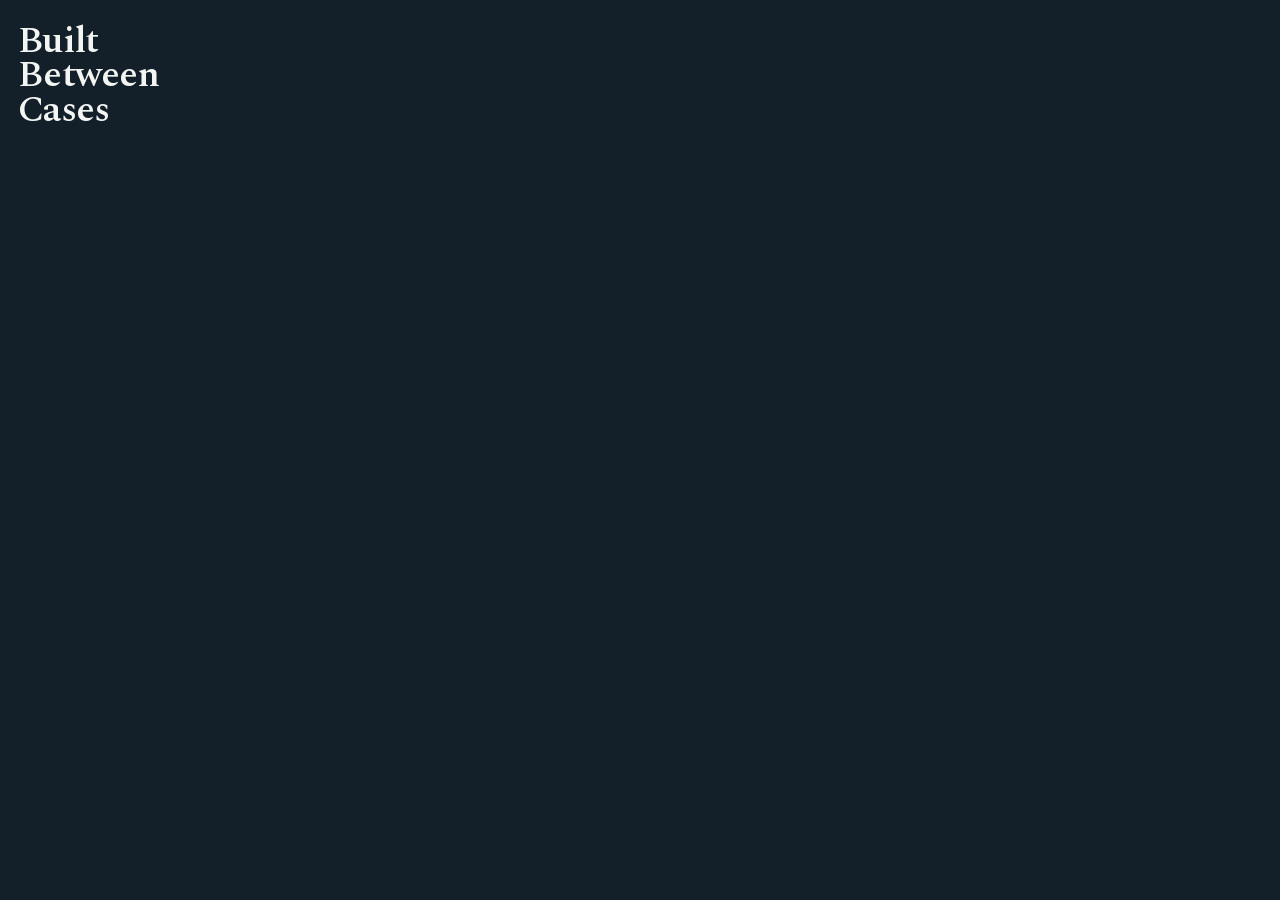
<file: .github/icon.html>
<!doctype html>
<html lang="en-GB">
<head>
<meta charset="utf-8">
<link rel="stylesheet" href="../fonts/fonts.css">
<style>
html,body{margin:0}
body{width:180px;height:180px;overflow:hidden;position:relative;background:#13202A;-webkit-font-smoothing:antialiased}
h1{position:absolute;left:18px;top:24px;margin:0;font-family:Spectral,Georgia,serif;font-weight:600;font-size:37px;line-height:.93;letter-spacing:-.02em;color:#F3F5F2;white-space:nowrap}
.ribbon{position:absolute;left:0;right:0;bottom:0;height:24px;display:flex;gap:2px}
.ribbon i{display:block;height:100%}
</style>
</head>
<body>
<h1 id="h">Built<br>Between<br>Cases</h1>
<div class="ribbon" id="ribbon"></div>
<script>
const LIGHT = {'#076772': '#40BECF', '#735603': '#CBA553', '#863F61': '#E08DB2', '#6E4885': '#C296DD', '#195F91': '#6CB2EC',
  '#8C4039': '#E88F85', '#505294': '#9DA3EF', '#85490F': '#DF9962', '#5D6002': '#ACB25C', '#216B3C': '#73BF88'};
window.render = async (d) => {
  document.getElementById('ribbon').replaceChildren(...d.areas.map(([label, n, colour]) => {
    const i = document.createElement('i'); i.style.flex = n + ' 1 0'; i.style.background = LIGHT[colour.toUpperCase()] || colour; return i;
  }));
  await document.fonts.ready;
  const h = document.getElementById('h');
  let size = 37;
  while (h.getBoundingClientRect().width > 180 - 36 && size > 26) { size -= 1; h.style.fontSize = size + 'px'; }
  const room = 180 - 24, box = h.getBoundingClientRect();
  h.style.top = Math.round((room - box.height) / 2) + 'px';
  const b = h.getBoundingClientRect();
  return {size, box: [Math.round(b.left), Math.round(b.top), Math.round(b.right), Math.round(b.bottom)]};
};
</script>
</body>
</html>
</file>
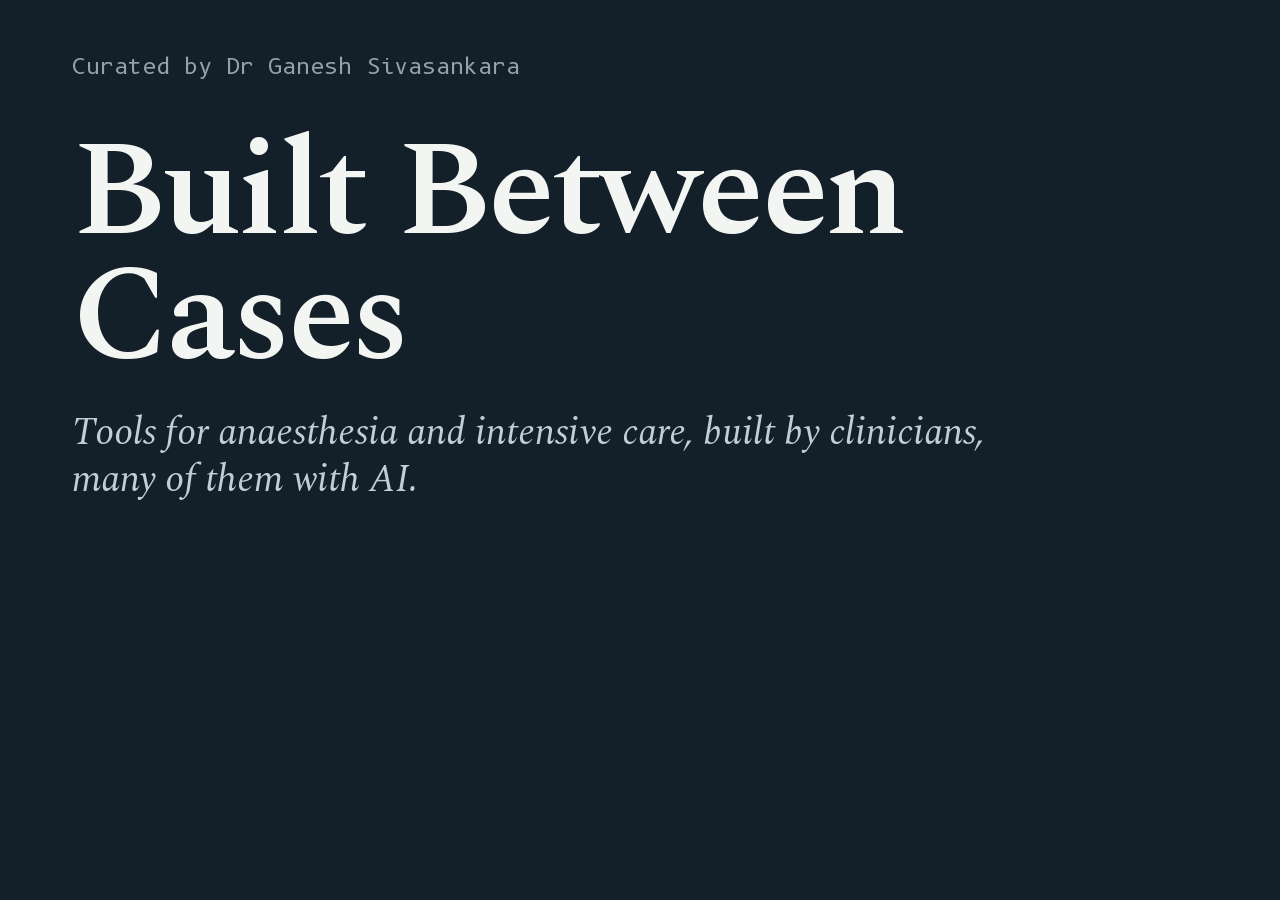
<file: .github/og.html>
<!doctype html>
<html lang="en-GB">
<head>
<meta charset="utf-8">
<link rel="stylesheet" href="../fonts/fonts.css">
<style>
html,body{margin:0}
body{width:1200px;height:630px;overflow:hidden;box-sizing:border-box;position:relative;background:#13202A;color:#F3F5F2;padding:56px 72px 0;-webkit-font-smoothing:antialiased}
.top{display:flex;justify-content:space-between;font-family:"B612 Mono",monospace;font-size:22px;line-height:1;color:#93A3AE}
h1{font-family:Spectral,Georgia,serif;font-weight:600;font-size:136px;line-height:.92;letter-spacing:-.025em;margin:52px 0 0}
.sub{font-family:Spectral,Georgia,serif;font-style:italic;font-weight:400;font-size:38px;line-height:1.24;color:#C3CDD4;margin:30px 0 0;max-width:960px}
.ribbon{position:absolute;left:0;right:0;bottom:0;height:40px;display:flex;gap:5px}
.ribbon i{display:block;height:100%}
</style>
</head>
<body>
<div class="top"><span>Curated by Dr Ganesh Sivasankara</span><span id="totals"></span></div>
<h1 id="h">Built Between<br>Cases</h1>
<p class="sub" id="sub">Tools for anaesthesia and intensive care, built by clinicians, many of them with AI.</p>
<div class="ribbon" id="ribbon"></div>
<script>
const LIGHT = {'#076772': '#40BECF', '#735603': '#CBA553', '#863F61': '#E08DB2', '#6E4885': '#C296DD', '#195F91': '#6CB2EC',
  '#8C4039': '#E88F85', '#505294': '#9DA3EF', '#85490F': '#DF9962', '#5D6002': '#ACB25C', '#216B3C': '#73BF88'};
window.render = async (d) => {
  document.getElementById('totals').textContent = d.tools + ' tools · ' + d.makers + ' makers · ' + d.countries + ' countries';
  document.getElementById('ribbon').replaceChildren(...d.areas.map(([label, n, colour]) => {
    const i = document.createElement('i'); i.style.flex = n + ' 1 0'; i.style.background = LIGHT[colour.toUpperCase()] || colour; return i;
  }));
  await document.fonts.ready;
  const h = document.getElementById('h'), sub = document.getElementById('sub'), rib = document.getElementById('ribbon');
  let size = 136;
  while (sub.getBoundingClientRect().bottom > rib.getBoundingClientRect().top - 40 && size > 90) { size -= 4; h.style.fontSize = size + 'px'; }
  return {size, gap: Math.round(rib.getBoundingClientRect().top - sub.getBoundingClientRect().bottom), fonts: [...document.fonts].filter(f => f.status === 'loaded').map(f => f.family + ' ' + f.weight + ' ' + f.style)};
};
</script>
</body>
</html>
</file>
<file: fonts/fonts.css>
/* Spectral, Red Hat Text and B612 Mono, SIL Open Font License (OFL-*.txt), stored here so the page loads nothing from outside the site. */
@font-face {
  font-family: 'B612 Mono';
  font-style: normal;
  font-weight: 400;
  font-display: swap;
  src: url(b612-mono-400-normal-latin.woff2) format('woff2');
  unicode-range: U+0000-00FF, U+0131, U+0152-0153, U+02BB-02BC, U+02C6, U+02DA, U+02DC, U+0304, U+0308, U+0329, U+2000-206F, U+20AC, U+2122, U+2191, U+2193, U+2212, U+2215, U+FEFF, U+FFFD;
}
@font-face {
  font-family: 'B612 Mono';
  font-style: normal;
  font-weight: 700;
  font-display: swap;
  src: url(b612-mono-700-normal-latin.woff2) format('woff2');
  unicode-range: U+0000-00FF, U+0131, U+0152-0153, U+02BB-02BC, U+02C6, U+02DA, U+02DC, U+0304, U+0308, U+0329, U+2000-206F, U+20AC, U+2122, U+2191, U+2193, U+2212, U+2215, U+FEFF, U+FFFD;
}
@font-face {
  font-family: 'Red Hat Text';
  font-style: normal;
  font-weight: 400 700;
  font-display: swap;
  src: url(red-hat-text-400-700-normal-latin-ext.woff2) format('woff2');
  unicode-range: U+0100-02BA, U+02BD-02C5, U+02C7-02CC, U+02CE-02D7, U+02DD-02FF, U+0304, U+0308, U+0329, U+1D00-1DBF, U+1E00-1E9F, U+1EF2-1EFF, U+2020, U+20A0-20AB, U+20AD-20C4, U+2113, U+2C60-2C7F, U+A720-A7FF;
}
@font-face {
  font-family: 'Red Hat Text';
  font-style: normal;
  font-weight: 400 700;
  font-display: swap;
  src: url(red-hat-text-400-700-normal-latin.woff2) format('woff2');
  unicode-range: U+0000-00FF, U+0131, U+0152-0153, U+02BB-02BC, U+02C6, U+02DA, U+02DC, U+0304, U+0308, U+0329, U+2000-206F, U+20AC, U+2122, U+2191, U+2193, U+2212, U+2215, U+FEFF, U+FFFD;
}
@font-face {
  font-family: 'Spectral';
  font-style: italic;
  font-weight: 400;
  font-display: swap;
  src: url(spectral-400-italic-latin-ext.woff2) format('woff2');
  unicode-range: U+0100-02BA, U+02BD-02C5, U+02C7-02CC, U+02CE-02D7, U+02DD-02FF, U+0304, U+0308, U+0329, U+1D00-1DBF, U+1E00-1E9F, U+1EF2-1EFF, U+2020, U+20A0-20AB, U+20AD-20C4, U+2113, U+2C60-2C7F, U+A720-A7FF;
}
@font-face {
  font-family: 'Spectral';
  font-style: italic;
  font-weight: 400;
  font-display: swap;
  src: url(spectral-400-italic-latin.woff2) format('woff2');
  unicode-range: U+0000-00FF, U+0131, U+0152-0153, U+02BB-02BC, U+02C6, U+02DA, U+02DC, U+0304, U+0308, U+0329, U+2000-206F, U+20AC, U+2122, U+2191, U+2193, U+2212, U+2215, U+FEFF, U+FFFD;
}
@font-face {
  font-family: 'Spectral';
  font-style: normal;
  font-weight: 400;
  font-display: swap;
  src: url(spectral-400-normal-latin-ext.woff2) format('woff2');
  unicode-range: U+0100-02BA, U+02BD-02C5, U+02C7-02CC, U+02CE-02D7, U+02DD-02FF, U+0304, U+0308, U+0329, U+1D00-1DBF, U+1E00-1E9F, U+1EF2-1EFF, U+2020, U+20A0-20AB, U+20AD-20C4, U+2113, U+2C60-2C7F, U+A720-A7FF;
}
@font-face {
  font-family: 'Spectral';
  font-style: normal;
  font-weight: 400;
  font-display: swap;
  src: url(spectral-400-normal-latin.woff2) format('woff2');
  unicode-range: U+0000-00FF, U+0131, U+0152-0153, U+02BB-02BC, U+02C6, U+02DA, U+02DC, U+0304, U+0308, U+0329, U+2000-206F, U+20AC, U+2122, U+2191, U+2193, U+2212, U+2215, U+FEFF, U+FFFD;
}
@font-face {
  font-family: 'Spectral';
  font-style: normal;
  font-weight: 600;
  font-display: swap;
  src: url(spectral-600-normal-latin-ext.woff2) format('woff2');
  unicode-range: U+0100-02BA, U+02BD-02C5, U+02C7-02CC, U+02CE-02D7, U+02DD-02FF, U+0304, U+0308, U+0329, U+1D00-1DBF, U+1E00-1E9F, U+1EF2-1EFF, U+2020, U+20A0-20AB, U+20AD-20C4, U+2113, U+2C60-2C7F, U+A720-A7FF;
}
@font-face {
  font-family: 'Spectral';
  font-style: normal;
  font-weight: 600;
  font-display: swap;
  src: url(spectral-600-normal-latin.woff2) format('woff2');
  unicode-range: U+0000-00FF, U+0131, U+0152-0153, U+02BB-02BC, U+02C6, U+02DA, U+02DC, U+0304, U+0308, U+0329, U+2000-206F, U+20AC, U+2122, U+2191, U+2193, U+2212, U+2215, U+FEFF, U+FFFD;
}
</file>
